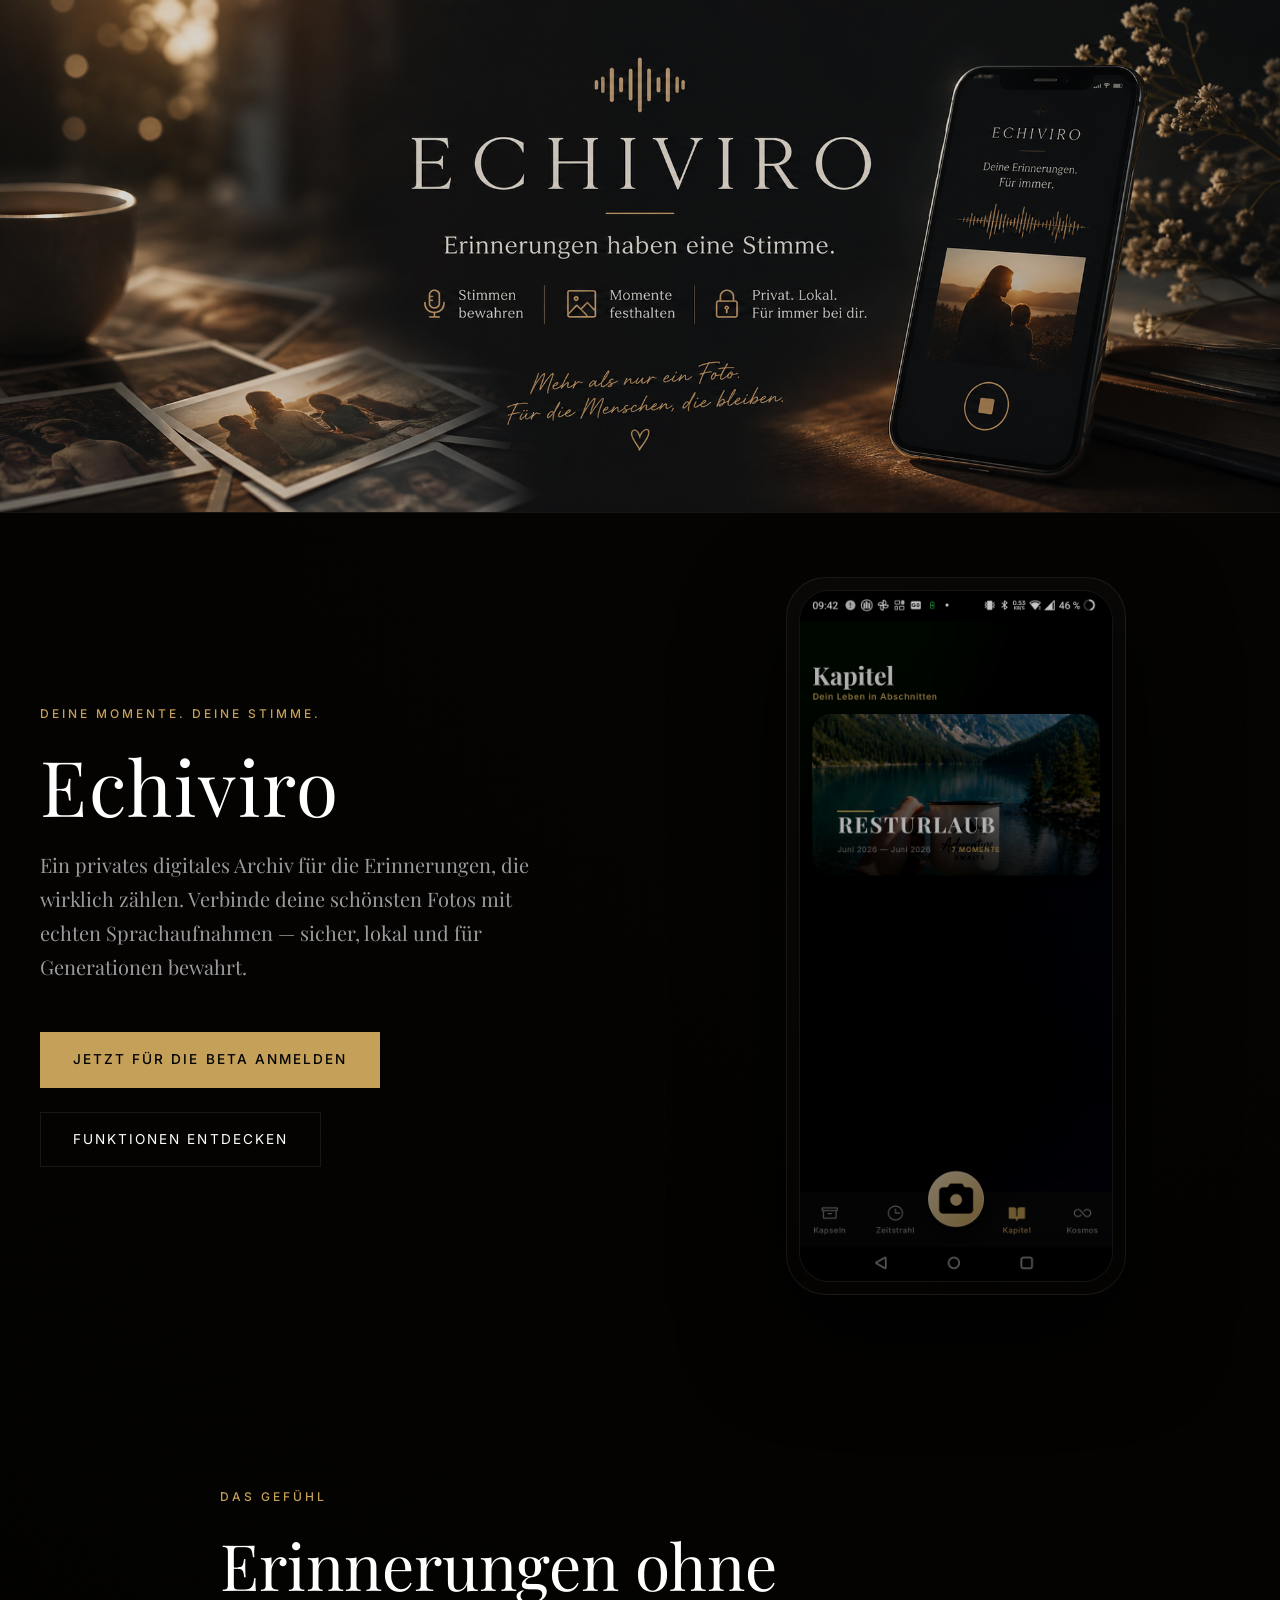
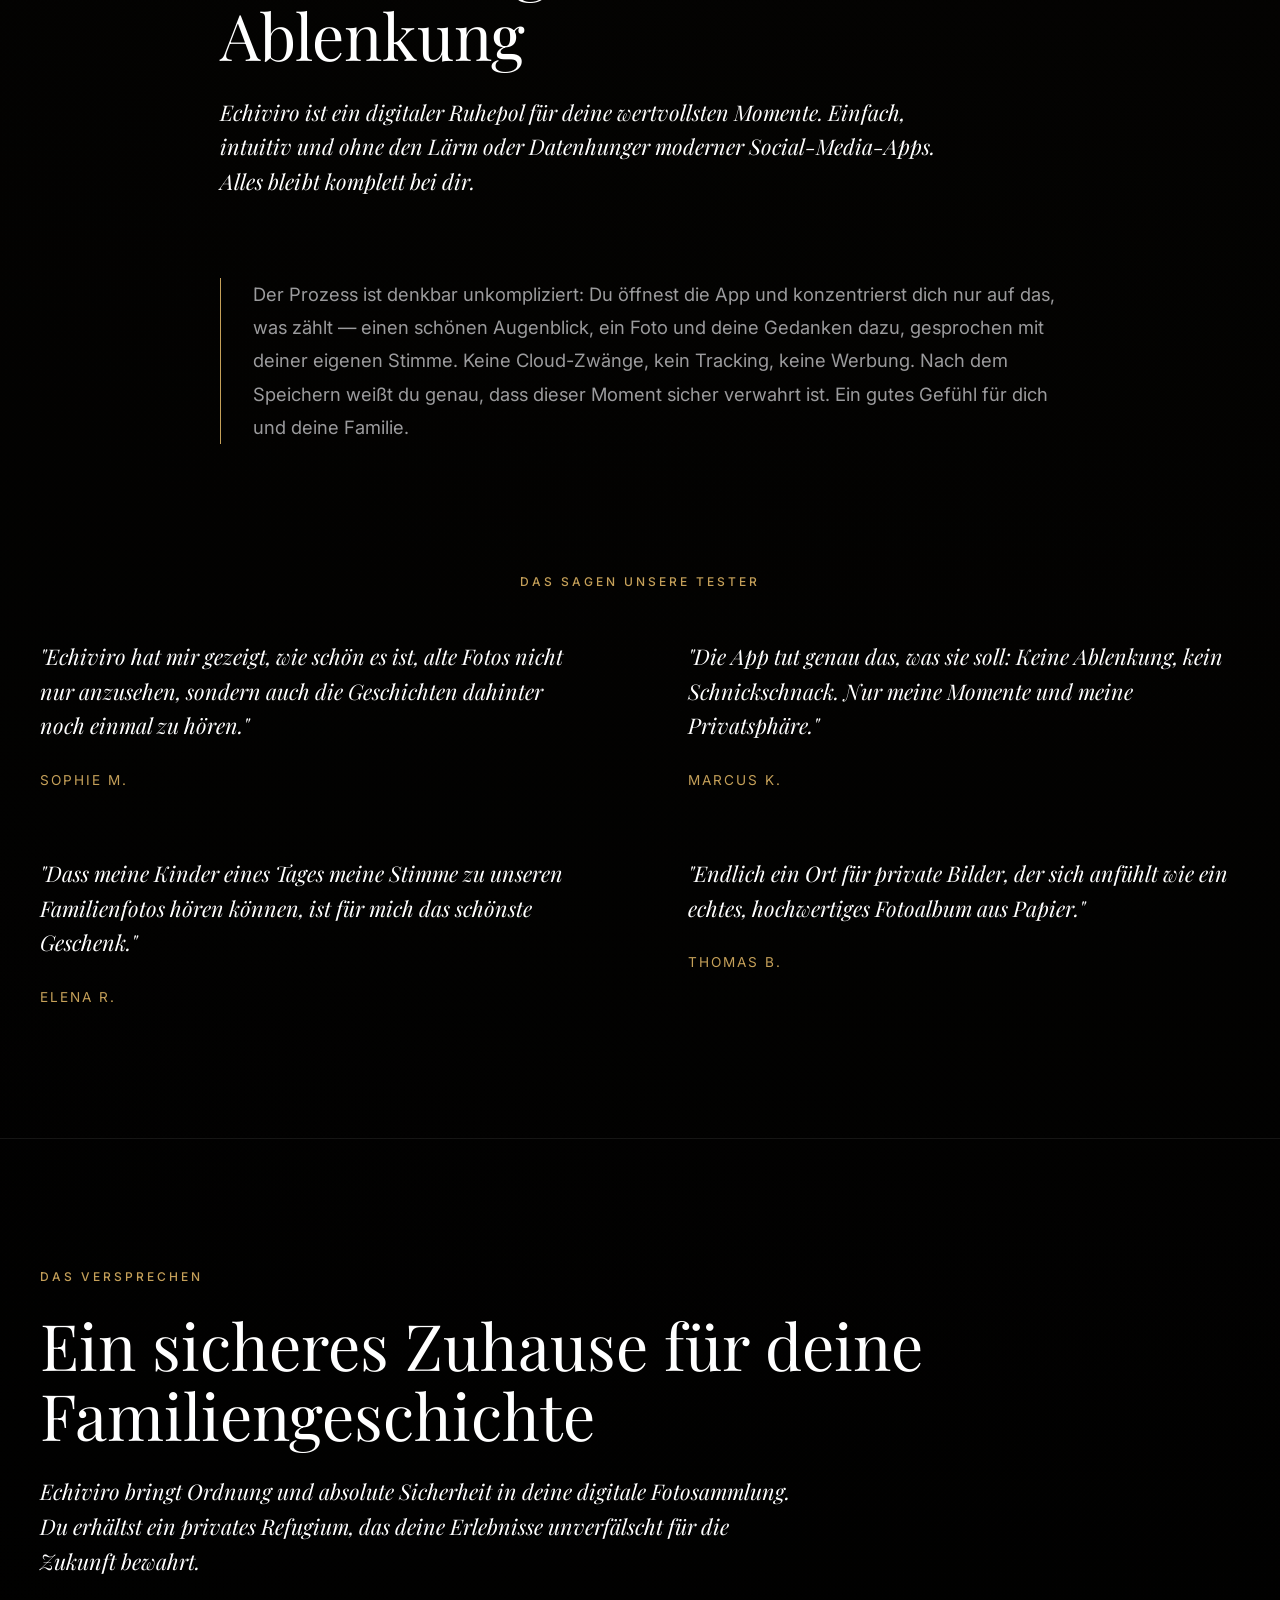
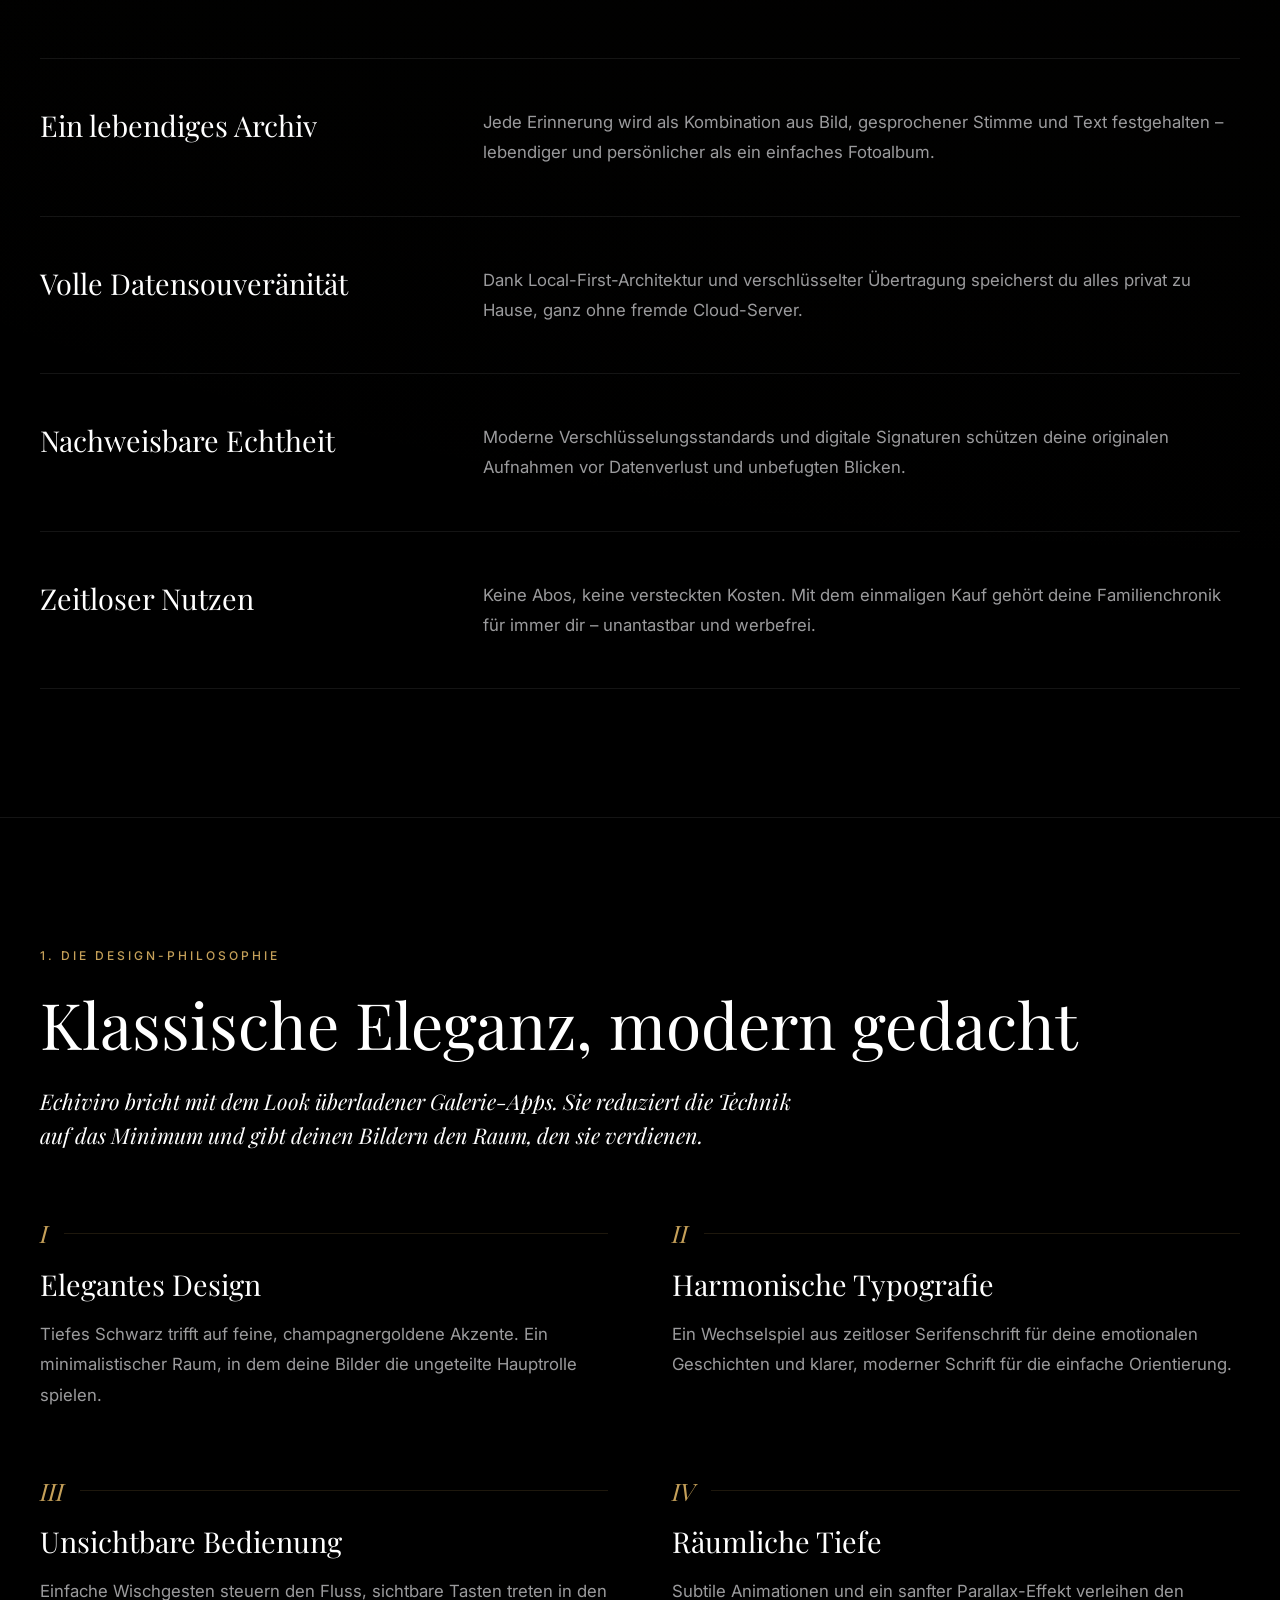
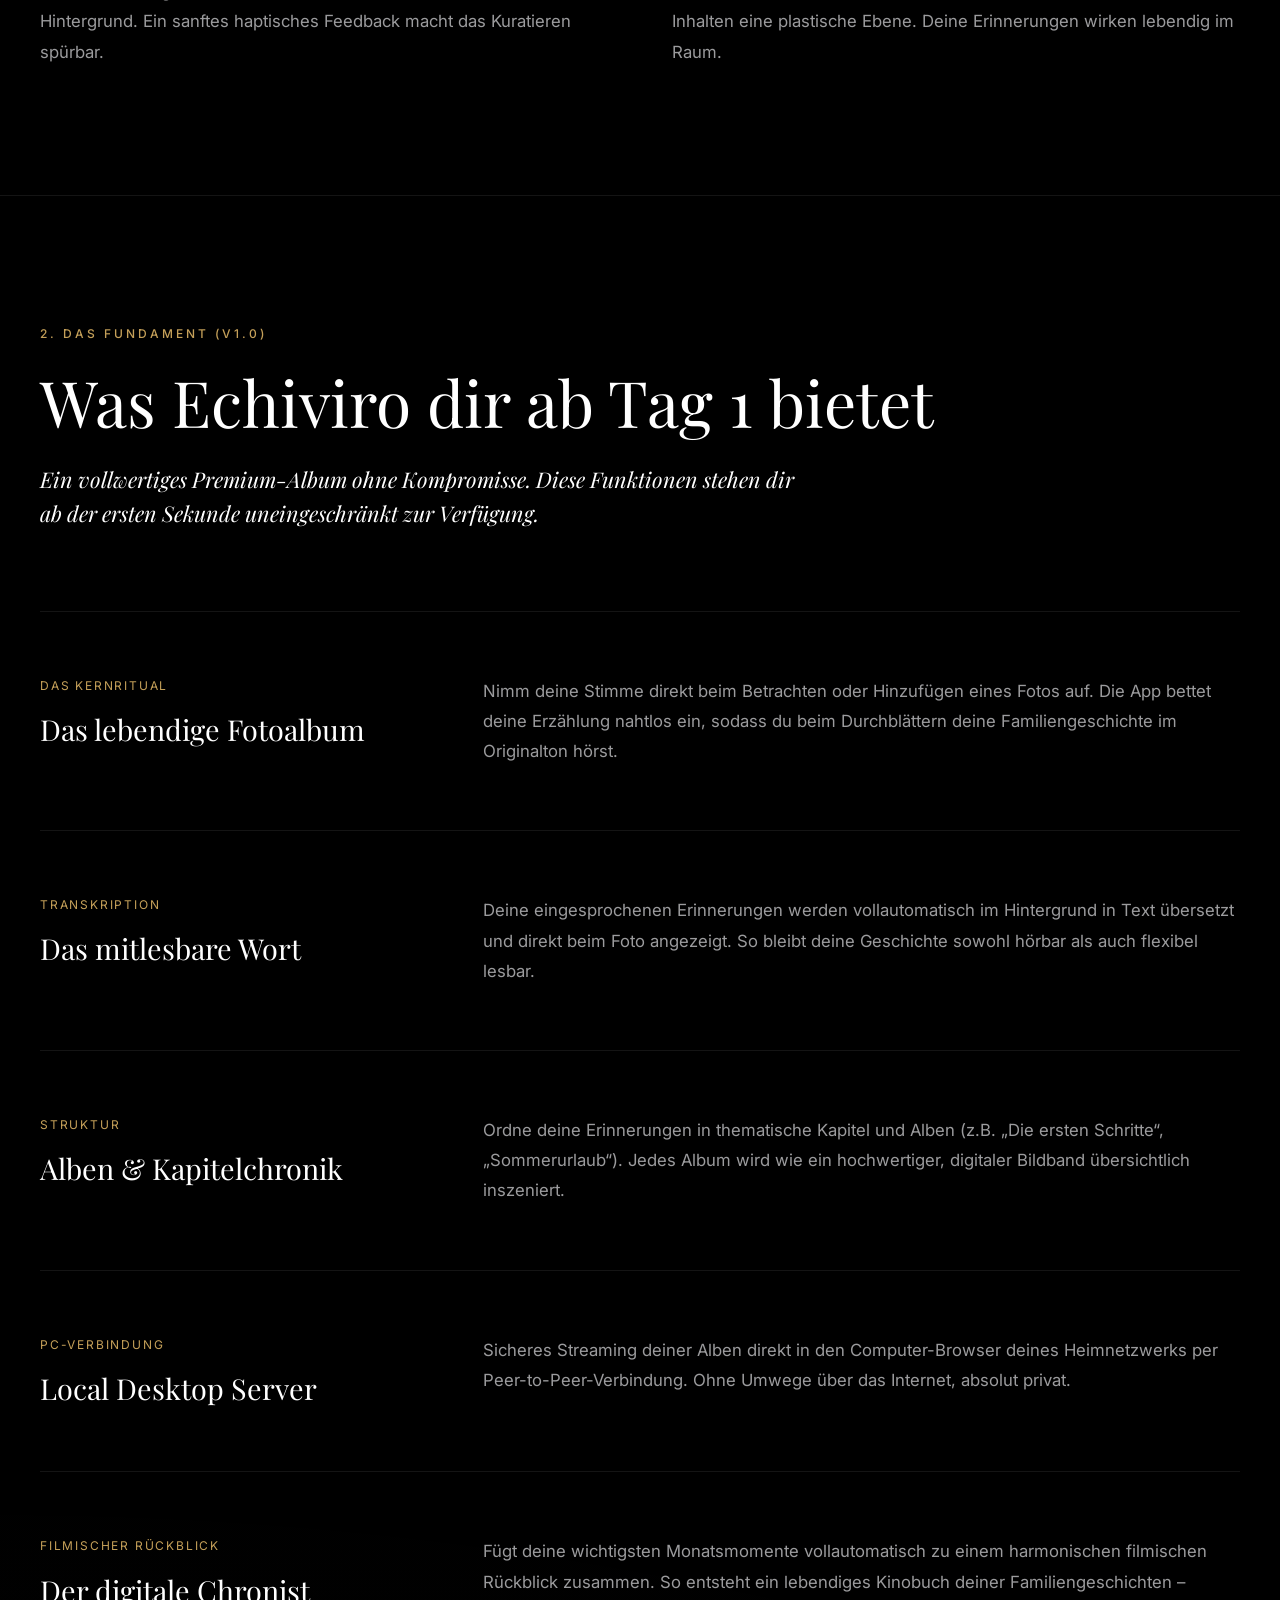
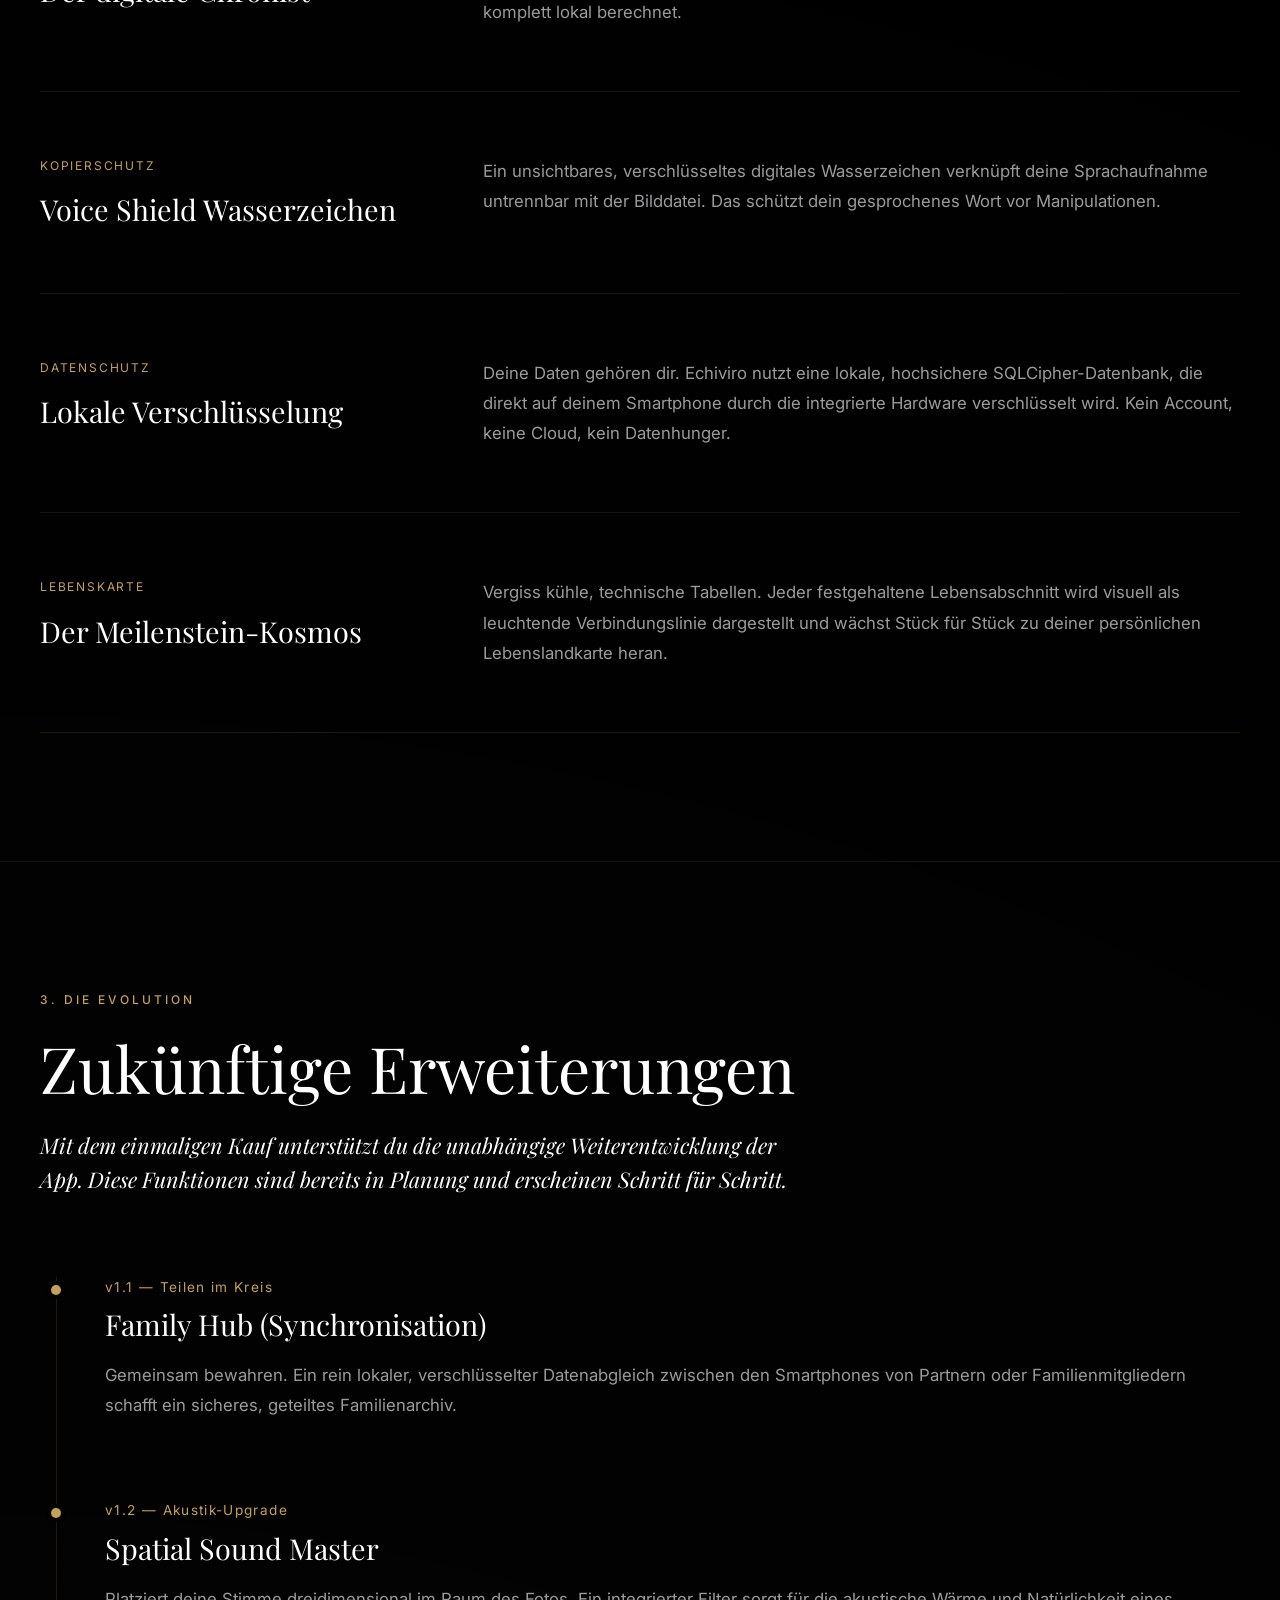
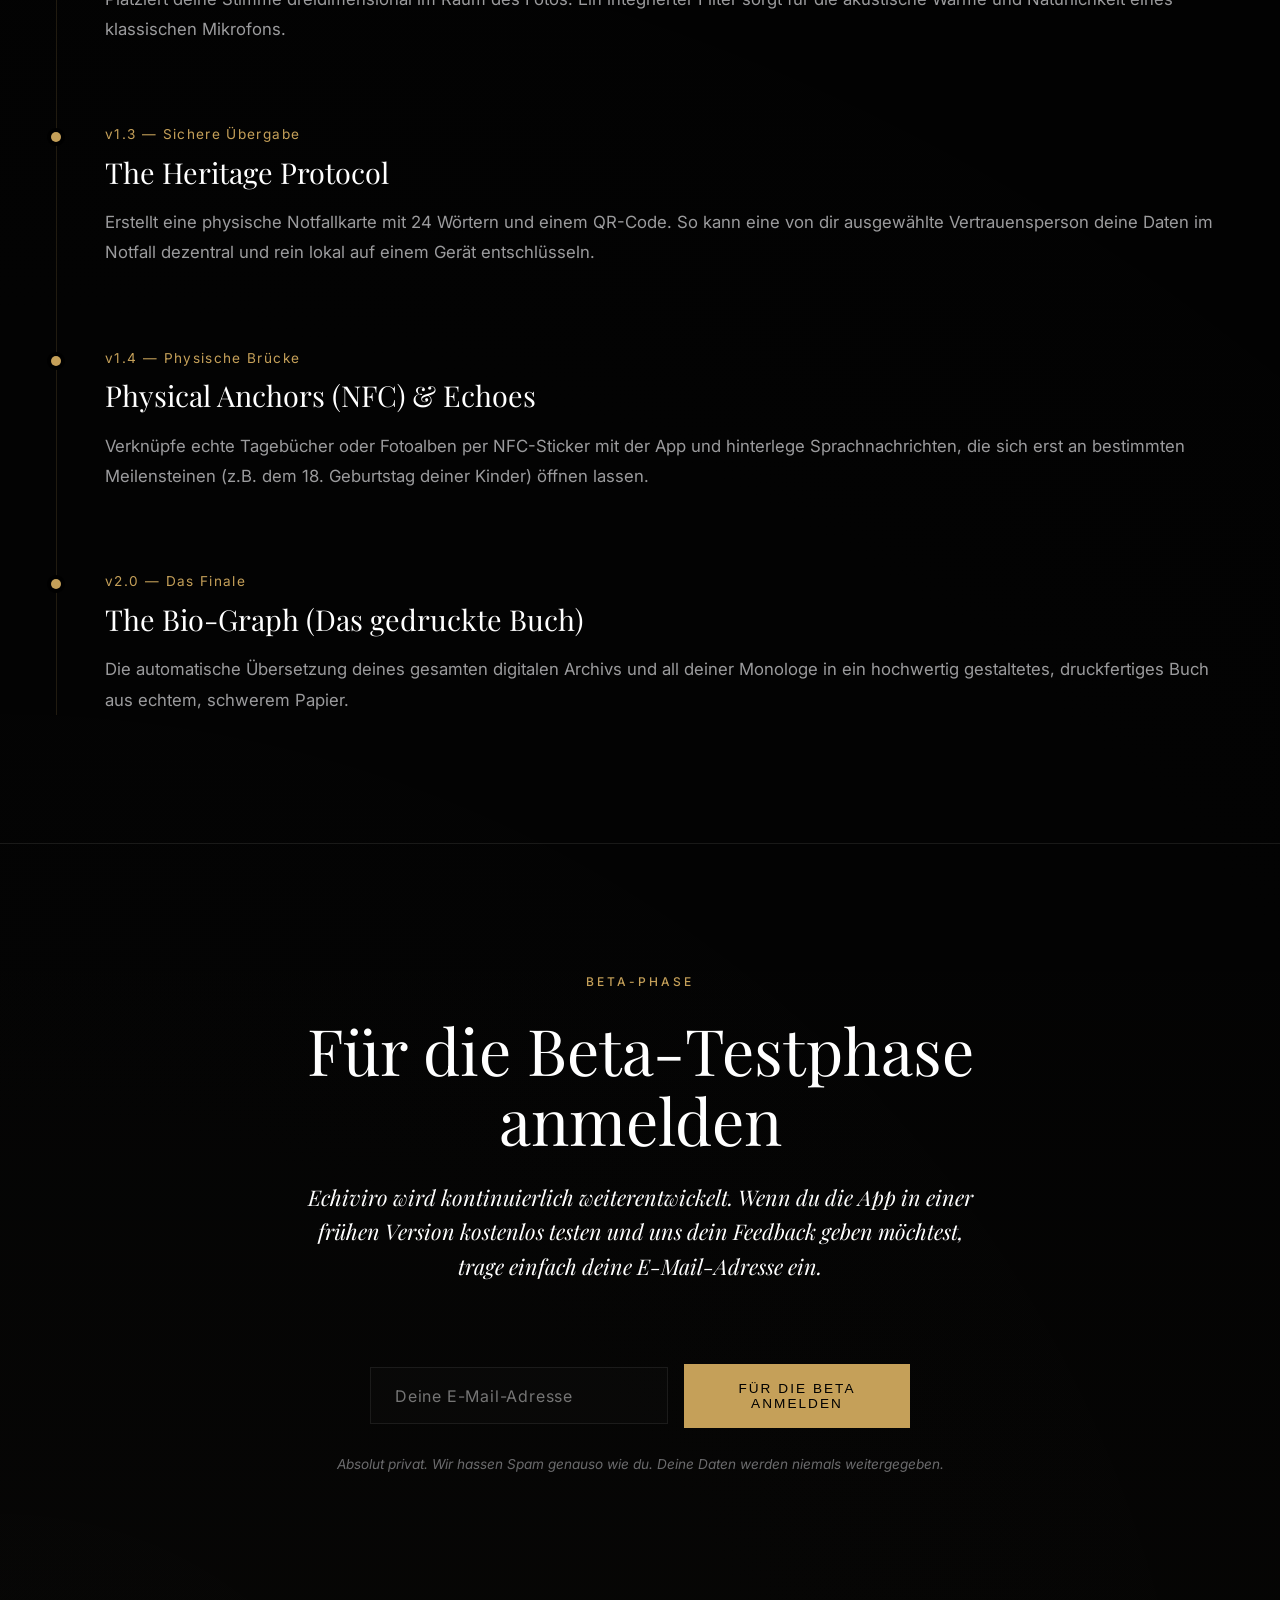
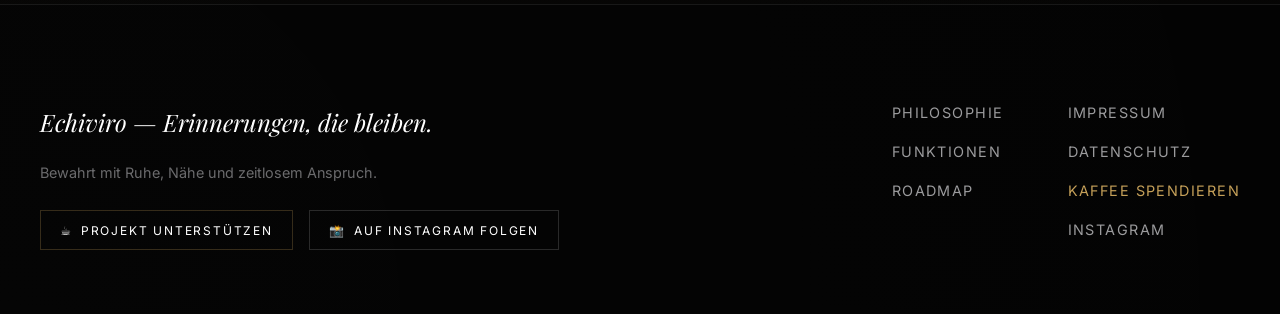
<file: index.html>
<!DOCTYPE html>
<html lang="de">
<head>
    <meta charset="UTF-8">
    <meta name="viewport" content="width=device-width, initial-scale=1.0">
    <meta name="robots" content="index, follow">
<meta name="author" content="Echiviro">
<meta name="keywords" content="digitales Fotoalbum, privates Archiv, Local-first App, Sprachaufnahmen Fotos, Familienerinnerungen sicher speichern">
<meta property="og:type" content="website">
<meta property="og:url" content="https://testbug90.github.io/Echiviro/">
<meta property="og:title" content="Echiviro — Das lebendige Erinnerungsarchiv">
<meta property="og:description" content="Verbinde deine schönsten Fotos mit echten Sprachaufnahmen. 100% lokal, sicher und privat auf deinem Smartphone.">
<meta property="og:image" content="https://testbug90.github.io/Echiviro/Header.png">
    <title>Echiviro — Das lebendige Erinnerungsarchiv</title>
    <meta name="description" content="Echiviro ist dein privates digitales Fotoalbum mit echter Stimme. Edel gestaltet, lokal gespeichert und absolut sicher vor fremden Blicken.">
    <link rel="preconnect" href="https://fonts.googleapis.com">
    <link rel="preconnect" href="https://fonts.gstatic.com" crossorigin>
    <link href="https://fonts.googleapis.com/css2?family=Inter:wght@300;400;500;600&family=Playfair+Display:ital,wght@0,400;0,500;1,400&display=swap" rel="stylesheet">
    <link rel="stylesheet" href="styles.css">
    
</head>
<body>
    <div class="page-shell">
        <div class="header-banner">
            <img src="Header.png" alt="Echiviro Header Visual" class="header-banner-image">
        </div>
        
        <header class="hero" id="top">
            <div class="hero-layer"></div>
            <div class="container hero-container">
                <div class="hero-copy">
                    <span class="eyebrow">Deine Momente. Deine Stimme.</span>
                    <h1>Echiviro</h1>
                    <p class="hero-text">Ein privates digitales Archiv für die Erinnerungen, die wirklich zählen. Verbinde deine schönsten Fotos mit echten Sprachaufnahmen — sicher, lokal und für Generationen bewahrt.</p>
                    <div class="hero-actions">
                        <a class="button button-primary" href="#anmeldung">Jetzt für die Beta anmelden</a>
                        <a class="button button-secondary" href="#bausteine">Funktionen entdecken</a>
                    </div>
                </div>
                <div class="hero-visual">
                    <div class="phone-frame">
                        <div class="phone-screen">
                            <div class="screen-slide screen-one active"></div>
                            <div class="screen-slide screen-two"></div>
                            <div class="screen-slide screen-three"></div>
                            <div class="screen-slide screen-four"></div>
                            <div class="screen-slide screen-five"></div>
                            <div class="screen-slide screen-six"></div>
                        </div>
                    </div>
                </div>
            </div>
        </header>

        <main>
            <section class="section section-feel" id="demo">
                <div class="container small-container">
                    <span class="eyebrow">Das Gefühl</span>
                    <h2>Erinnerungen ohne Ablenkung</h2>
                    <p class="section-intro">Echiviro ist ein digitaler Ruhepol für deine wertvollsten Momente. Einfach, intuitiv und ohne den Lärm oder Datenhunger moderner Social-Media-Apps. Alles bleibt komplett bei dir.</p>
                    <div class="editorial-quote-block">
                        <p class="section-text">Der Prozess ist denkbar unkompliziert: Du öffnest die App und konzentrierst dich nur auf das, was zählt — einen schönen Augenblick, ein Foto und deine Gedanken dazu, gesprochen mit deiner eigenen Stimme. Keine Cloud-Zwänge, kein Tracking, keine Werbung. Nach dem Speichern weißt du genau, dass dieser Moment sicher verwahrt ist. Ein gutes Gefühl für dich und deine Familie.</p>
                    </div>
                </div>

                <div class="container voices-container">
                    <span class="eyebrow center-text">Das sagen unsere Tester</span>
                    <div class="voices-editorial-grid">
                        <blockquote class="voice-item">
                            <p class="voice-quote">"Echiviro hat mir gezeigt, wie schön es ist, alte Fotos nicht nur anzusehen, sondern auch die Geschichten dahinter noch einmal zu hören."</p>
                            <cite class="voice-author">Sophie M.</cite>
                        </blockquote>
                        <blockquote class="voice-item">
                            <p class="voice-quote">"Die App tut genau das, was sie soll: Keine Ablenkung, kein Schnickschnack. Nur meine Momente und meine Privatsphäre."</p>
                            <cite class="voice-author">Marcus K.</cite>
                        </blockquote>
                        <blockquote class="voice-item">
                            <p class="voice-quote">"Dass meine Kinder eines Tages meine Stimme zu unseren Familienfotos hören können, ist für mich das schönste Geschenk."</p>
                            <cite class="voice-author">Elena R.</cite>
                        </blockquote>
                        <blockquote class="voice-item">
                            <p class="voice-quote">"Endlich ein Ort für private Bilder, der sich anfühlt wie ein echtes, hochwertiges Fotoalbum aus Papier."</p>
                            <cite class="voice-author">Thomas B.</cite>
                        </blockquote>
                    </div>
                </div>
            </section>

            <section class="section section-offer line-top" id="bekommen">
                <div class="container">
                    <span class="eyebrow">Das Versprechen</span>
                    <h2>Ein sicheres Zuhause für deine Familiengeschichte</h2>
                    <p class="section-intro">Echiviro bringt Ordnung und absolute Sicherheit in deine digitale Fotosammlung. Du erhältst ein privates Refugium, das deine Erlebnisse unverfälscht für die Zukunft bewahrt.</p>
                    
                    <div class="editorial-list">
                        <div class="editorial-row">
                            <div class="editorial-cell title-cell"><h3>Ein lebendiges Archiv</h3></div>
                            <div class="editorial-cell desc-cell"><p>Jede Erinnerung wird als Kombination aus Bild, gesprochener Stimme und Text festgehalten – lebendiger und persönlicher als ein einfaches Fotoalbum.</p></div>
                        </div>
                        <div class="editorial-row">
                            <div class="editorial-cell title-cell"><h3>Volle Datensouveränität</h3></div>
                            <div class="editorial-cell desc-cell"><p>Dank Local-First-Architektur und verschlüsselter Übertragung speicherst du alles privat zu Hause, ganz ohne fremde Cloud-Server.</p></div>
                        </div>
                        <div class="editorial-row">
                            <div class="editorial-cell title-cell"><h3>Nachweisbare Echtheit</h3></div>
                            <div class="editorial-cell desc-cell"><p>Moderne Verschlüsselungsstandards und digitale Signaturen schützen deine originalen Aufnahmen vor Datenverlust und unbefugten Blicken.</p></div>
                        </div>
                        <div class="editorial-row">
                            <div class="editorial-cell title-cell"><h3>Zeitloser Nutzen</h3></div>
                            <div class="editorial-cell desc-cell"><p>Keine Abos, keine versteckten Kosten. Mit dem einmaligen Kauf gehört deine Familienchronik für immer dir – unantastbar und werbefrei.</p></div>
                        </div>
                    </div>
                </div>
            </section>

            <section class="section section-manifest line-top" id="manifest">
                <div class="container">
                    <span class="eyebrow">1. Die Design-Philosophie</span>
                    <h2>Klassische Eleganz, modern gedacht</h2>
                    <p class="section-intro">Echiviro bricht mit dem Look überladener Galerie-Apps. Sie reduziert die Technik auf das Minimum und gibt deinen Bildern den Raum, den sie verdienen.</p>

                    <div class="manifesto-editorial-grid">
                        <div class="manifesto-block">
                            <span class="block-number">I</span>
                            <h3>Elegantes Design</h3>
                            <p>Tiefes Schwarz trifft auf feine, champagnergoldene Akzente. Ein minimalistischer Raum, in dem deine Bilder die ungeteilte Hauptrolle spielen.</p>
                        </div>
                        <div class="manifesto-block">
                            <span class="block-number">II</span>
                            <h3>Harmonische Typografie</h3>
                            <p>Ein Wechselspiel aus zeitloser Serifenschrift für deine emotionalen Geschichten und klarer, moderner Schrift für die einfache Orientierung.</p>
                        </div>
                        <div class="manifesto-block">
                            <span class="block-number">III</span>
                            <h3>Unsichtbare Bedienung</h3>
                            <p>Einfache Wischgesten steuern den Fluss, sichtbare Tasten treten in den Hintergrund. Ein sanftes haptisches Feedback macht das Kuratieren spürbar.</p>
                        </div>
                        <div class="manifesto-block">
                            <span class="block-number">IV</span>
                            <h3>Räumliche Tiefe</h3>
                            <p>Subtile Animationen und ein sanfter Parallax-Effekt verleihen den Inhalten eine plastische Ebene. Deine Erinnerungen wirken lebendig im Raum.</p>
                        </div>
                    </div>
                </div>
            </section>

            <section class="section section-features line-top" id="bausteine">
                <div class="container">
                    <span class="eyebrow">2. Das Fundament (v1.0)</span>
                    <h2>Was Echiviro dir ab Tag 1 bietet</h2>
                    <p class="section-intro">Ein vollwertiges Premium-Album ohne Kompromisse. Diese Funktionen stehen dir ab der ersten Sekunde uneingeschränkt zur Verfügung.</p>

                    <div class="features-editorial-list">
                        <div class="feature-strip">
                            <div class="feature-strip-meta">
                                <span class="feature-strip-label">Das Kernritual</span>
                                <h3>Das lebendige Fotoalbum</h3>
                            </div>
                            <div class="feature-strip-content">
                                <p>Nimm deine Stimme direkt beim Betrachten oder Hinzufügen eines Fotos auf. Die App bettet deine Erzählung nahtlos ein, sodass du beim Durchblättern deine Familiengeschichte im Originalton hörst.</p>
                            </div>
                        </div>

                        <div class="feature-strip">
                            <div class="feature-strip-meta">
                                <span class="feature-strip-label">Transkription</span>
                                <h3>Das mitlesbare Wort</h3>
                            </div>
                            <div class="feature-strip-content">
                                <p>Deine eingesprochenen Erinnerungen werden vollautomatisch im Hintergrund in Text übersetzt und direkt beim Foto angezeigt. So bleibt deine Geschichte sowohl hörbar als auch flexibel lesbar.</p>
                            </div>
                        </div>

                        <div class="feature-strip">
                            <div class="feature-strip-meta">
                                <span class="feature-strip-label">Struktur</span>
                                <h3>Alben & Kapitelchronik</h3>
                            </div>
                            <div class="feature-strip-content">
                                <p>Ordne deine Erinnerungen in thematische Kapitel und Alben (z.B. „Die ersten Schritte“, „Sommerurlaub“). Jedes Album wird wie ein hochwertiger, digitaler Bildband übersichtlich inszeniert.</p>
                            </div>
                        </div>

                        <div class="feature-strip">
                            <div class="feature-strip-meta">
                                <span class="feature-strip-label">PC-Verbindung</span>
                                <h3>Local Desktop Server</h3>
                            </div>
                            <div class="feature-strip-content">
                                <p>Sicheres Streaming deiner Alben direkt in den Computer-Browser deines Heimnetzwerks per Peer-to-Peer-Verbindung. Ohne Umwege über das Internet, absolut privat.</p>
                            </div>
                        </div>

                        <div class="feature-strip">
                            <div class="feature-strip-meta">
                                <span class="feature-strip-label">Filmischer Rückblick</span>
                                <h3>Der digitale Chronist</h3>
                            </div>
                            <div class="feature-strip-content">
                                <p>Fügt deine wichtigsten Monatsmomente vollautomatisch zu einem harmonischen filmischen Rückblick zusammen. So entsteht ein lebendiges Kinobuch deiner Familiengeschichten – komplett lokal berechnet.</p>
                            </div>
                        </div>

                        <div class="feature-strip">
                            <div class="feature-strip-meta">
                                <span class="feature-strip-label">Kopierschutz</span>
                                <h3>Voice Shield Wasserzeichen</h3>
                            </div>
                            <div class="feature-strip-content">
                                <p>Ein unsichtbares, verschlüsseltes digitales Wasserzeichen verknüpft deine Sprachaufnahme untrennbar mit der Bilddatei. Das schützt dein gesprochenes Wort vor Manipulationen.</p>
                            </div>
                        </div>

                        <div class="feature-strip">
                            <div class="feature-strip-meta">
                                <span class="feature-strip-label">Datenschutz</span>
                                <h3>Lokale Verschlüsselung</h3>
                            </div>
                            <div class="feature-strip-content">
                                <p>Deine Daten gehören dir. Echiviro nutzt eine lokale, hochsichere SQLCipher-Datenbank, die direkt auf deinem Smartphone durch die integrierte Hardware verschlüsselt wird. Kein Account, keine Cloud, kein Datenhunger.</p>
                            </div>
                        </div>

                        <div class="feature-strip highlight-strip">
                            <div class="feature-strip-meta">
                                <span class="feature-strip-label">Lebenskarte</span>
                                <h3>Der Meilenstein-Kosmos</h3>
                            </div>
                            <div class="feature-strip-content">
                                <p>Vergiss kühle, technische Tabellen. Jeder festgehaltene Lebensabschnitt wird visuell als leuchtende Verbindungslinie dargestellt und wächst Stück für Stück zu deiner persönlichen Lebenslandkarte heran.</p>
                            </div>
                        </div>
                    </div>
                </div>
            </section>

            <section class="section section-roadmap line-top" id="zukunft">
                <div class="container">
                    <span class="eyebrow">3. Die Evolution</span>
                    <h2>Zukünftige Erweiterungen</h2>
                    <p class="section-intro">Mit dem einmaligen Kauf unterstützt du die unabhängige Weiterentwicklung der App. Diese Funktionen sind bereits in Planung und erscheinen Schritt für Schritt.</p>

                    <div class="roadmap-timeline">
                        <div class="timeline-node">
                            <div class="node-meta">
                                <span class="node-version">v1.1 — Teilen im Kreis</span>
                                <h3 class="node-title">Family Hub (Synchronisation)</h3>
                            </div>
                            <div class="node-body">
                                <p>Gemeinsam bewahren. Ein rein lokaler, verschlüsselter Datenabgleich zwischen den Smartphones von Partnern oder Familienmitgliedern schafft ein sicheres, geteiltes Familienarchiv.</p>
                            </div>
                        </div>

                        <div class="timeline-node">
                            <div class="node-meta">
                                <span class="node-version">v1.2 — Akustik-Upgrade</span>
                                <h3 class="node-title">Spatial Sound Master</h3>
                            </div>
                            <div class="node-body">
                                <p>Platziert deine Stimme dreidimensional im Raum des Fotos. Ein integrierter Filter sorgt für die akustische Wärme und Natürlichkeit eines klassischen Mikrofons.</p>
                            </div>
                        </div>

                        <div class="timeline-node">
                            <div class="node-meta">
                                <span class="node-version">v1.3 — Sichere Übergabe</span>
                                <h3 class="node-title">The Heritage Protocol</h3>
                            </div>
                            <div class="node-body">
                                <p>Erstellt eine physische Notfallkarte mit 24 Wörtern und einem QR-Code. So kann eine von dir ausgewählte Vertrauensperson deine Daten im Notfall dezentral und rein lokal auf einem Gerät entschlüsseln.</p>
                            </div>
                        </div>

                        <div class="timeline-node">
                            <div class="node-meta">
                                <span class="node-version">v1.4 — Physische Brücke</span>
                                <h3 class="node-title">Physical Anchors (NFC) & Echoes</h3>
                            </div>
                            <div class="node-body">
                                <p>Verknüpfe echte Tagebücher oder Fotoalben per NFC-Sticker mit der App und hinterlege Sprachnachrichten, die sich erst an bestimmten Meilensteinen (z.B. dem 18. Geburtstag deiner Kinder) öffnen lassen.</p>
                            </div>
                        </div>

                        <div class="timeline-node">
                            <div class="node-meta">
                                <span class="node-version">v2.0 — Das Finale</span>
                                <h3 class="node-title">The Bio-Graph (Das gedruckte Buch)</h3>
                            </div>
                            <div class="node-body">
                                <p>Die automatische Übersetzung deines gesamten digitalen Archivs und all deiner Monologe in ein hochwertig gestaltetes, druckfertiges Buch aus echtem, schwerem Papier.</p>
                            </div>
                        </div>
                    </div>
                </div>
            </section>

            <section class="section section-beta line-top" id="anmeldung">
                <div class="container small-container center-text">
                    <span class="eyebrow">Beta-Phase</span>
                    <h2>Für die Beta-Testphase anmelden</h2>
                    <p class="section-intro" id="betaIntro" style="margin-left: auto; margin-right: auto; max-width: 680px;">
                        Echiviro wird kontinuierlich weiterentwickelt. Wenn du die App in einer frühen Version kostenlos testen und uns dein Feedback geben möchtest, trage einfach deine E-Mail-Adresse ein.
                    </p>
                    
                    <form action="https://formspree.io/f/maqgyqeb" method="POST" class="beta-form" id="betaForm">
                        <input type="email" name="email" placeholder="Deine E-Mail-Adresse" required class="beta-input">
                        <button type="submit" class="button button-primary">Für die Beta anmelden</button>
                    </form>

                    <div id="betaSuccess" class="beta-success-message" style="display: none;">
                        <p class="font-serif" style="font-size: 2rem; color: var(--accent); font-style: italic; margin-bottom: 1rem;">Vielen Dank!</p>
                        <p style="color: var(--text-secondary); max-width: 500px; margin: 0 auto;">Wir haben deine E-Mail-Adresse eingetragen. Sobald die nächste Testversion für Smartphones bereitsteht, senden wir dir eine Einladung.</p>
                    </div>
                    
                    <p id="betaNote" style="font-size: 0.85rem; color: var(--text-muted); margin-top: 1.5rem; font-style: italic;">
                        Absolut privat. Wir hassen Spam genauso wie du. Deine Daten werden niemals weitergegeben.
                    </p>
                </div>
            </section>
        </main>

        <footer class="footer line-top">
            <div class="container footer-content">
                <div class="footer-branding">
                    <p class="footer-motto">Echiviro — Erinnerungen, die bleiben.</p>
                    <p class="footer-subtext">Bewahrt mit Ruhe, Nähe und zeitlosem Anspruch.</p>
                    
                    <div style="margin-top: 1.5rem; display: flex; gap: 1rem; flex-wrap: wrap;">
                        <a href="https://www.buymeacoffee.com/echiviro.memories" target="_blank" rel="noopener" class="button button-secondary" style="padding: 0.6rem 1.2rem; font-size: 0.75rem; display: inline-flex; align-items: center; gap: 0.5rem; border-color: rgba(197, 160, 89, 0.25);">
                            <span>☕</span> Projekt unterstützen
                        </a>
                        <a href="https://www.instagram.com/echiviro.voices" target="_blank" rel="noopener" class="button button-secondary" style="padding: 0.6rem 1.2rem; font-size: 0.75rem; display: inline-flex; align-items: center; gap: 0.5rem; border-color: rgba(255, 255, 255, 0.15);">
                            <span>📸</span> Auf Instagram folgen
                        </a>
                    </div>
                </div>
                <div class="footer-links">
                    <div class="footer-link-group">
                        <a href="#manifest">Philosophie</a>
                        <a href="#bausteine">Funktionen</a>
                        <a href="#zukunft">Roadmap</a>
                    </div>
                    <div class="footer-link-group">
                        <a href="impressum.html">Impressum</a>
                        <a href="datenschutz.html">Datenschutz</a>
                        <a href="https://www.buymeacoffee.com/echiviro.memories" target="_blank" rel="noopener" style="color: var(--accent);">Kaffee spendieren</a>
                        <a href="https://www.instagram.com/echiviro.voices" target="_blank" rel="noopener">Instagram</a>
                    </div>
                </div>
            </div>
        </footer>
    </div>

    <script src="script.js"></script>
</body>
</html>
</file>
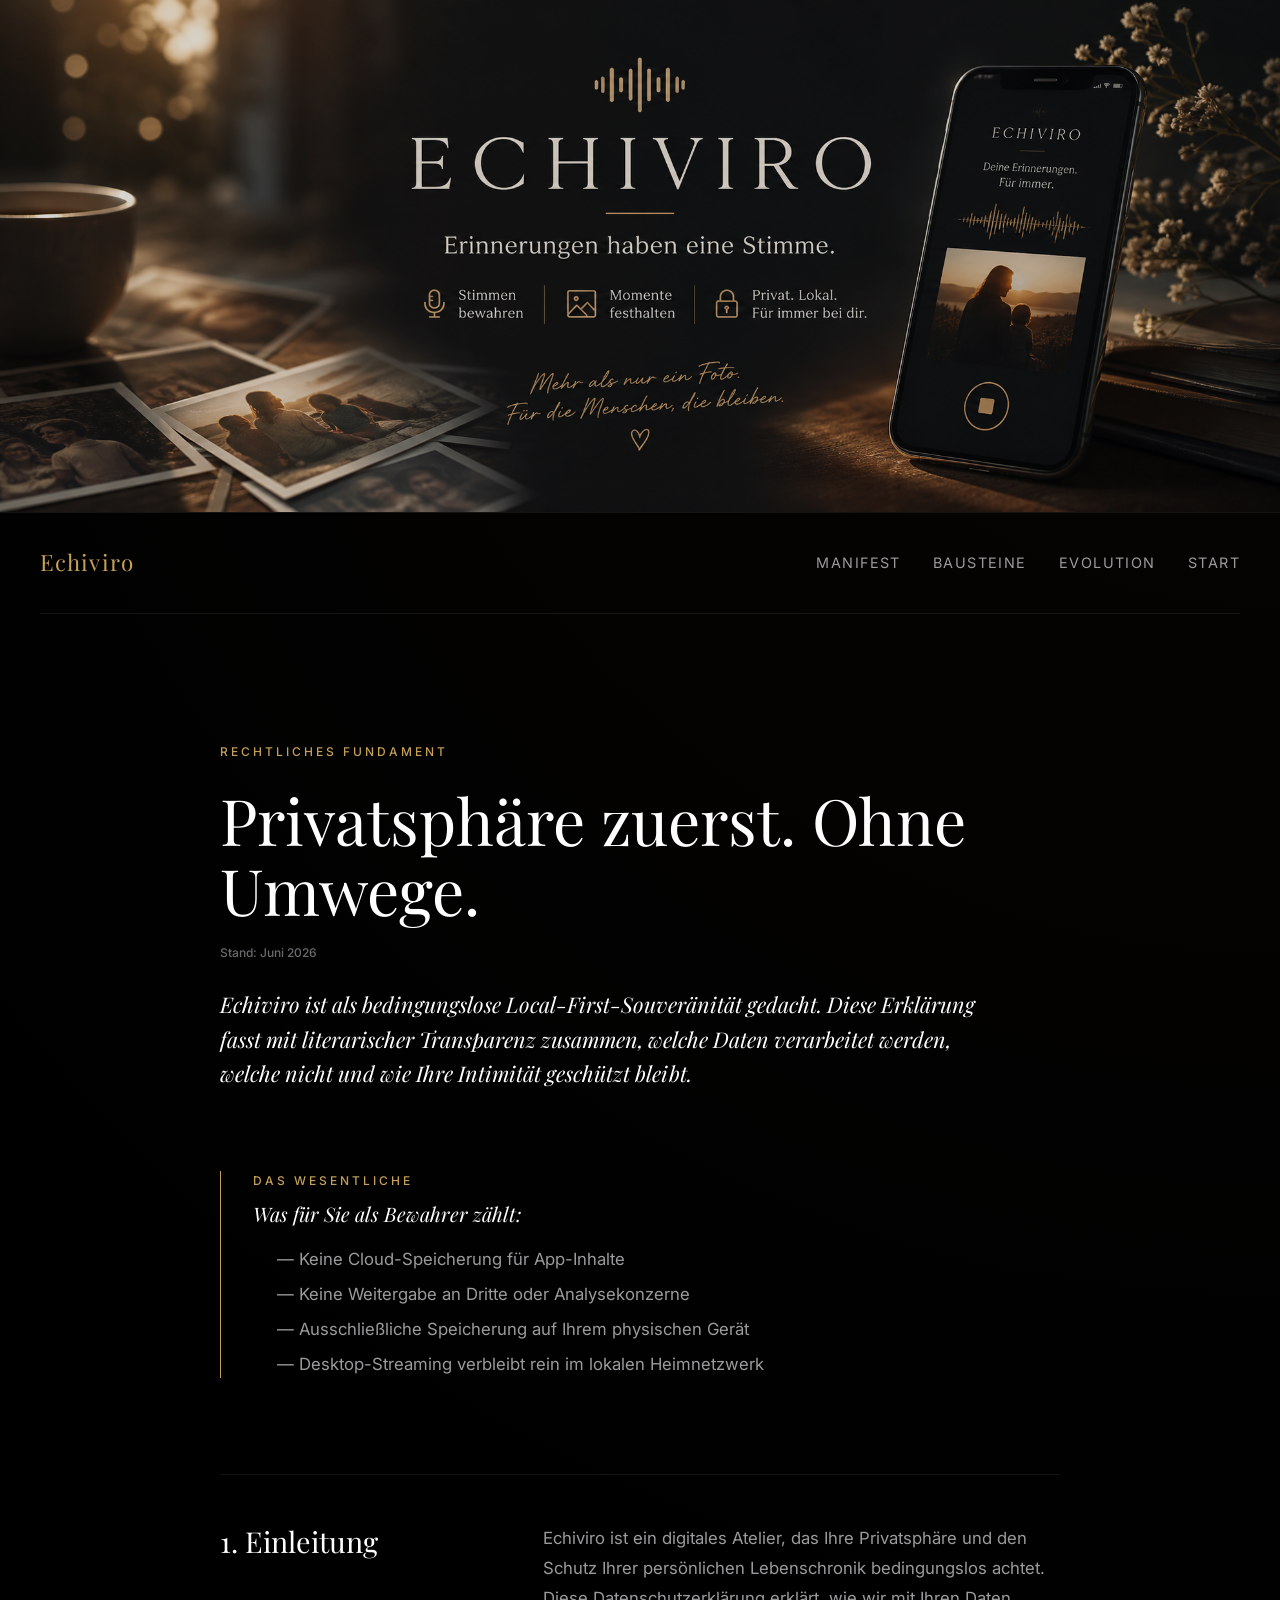
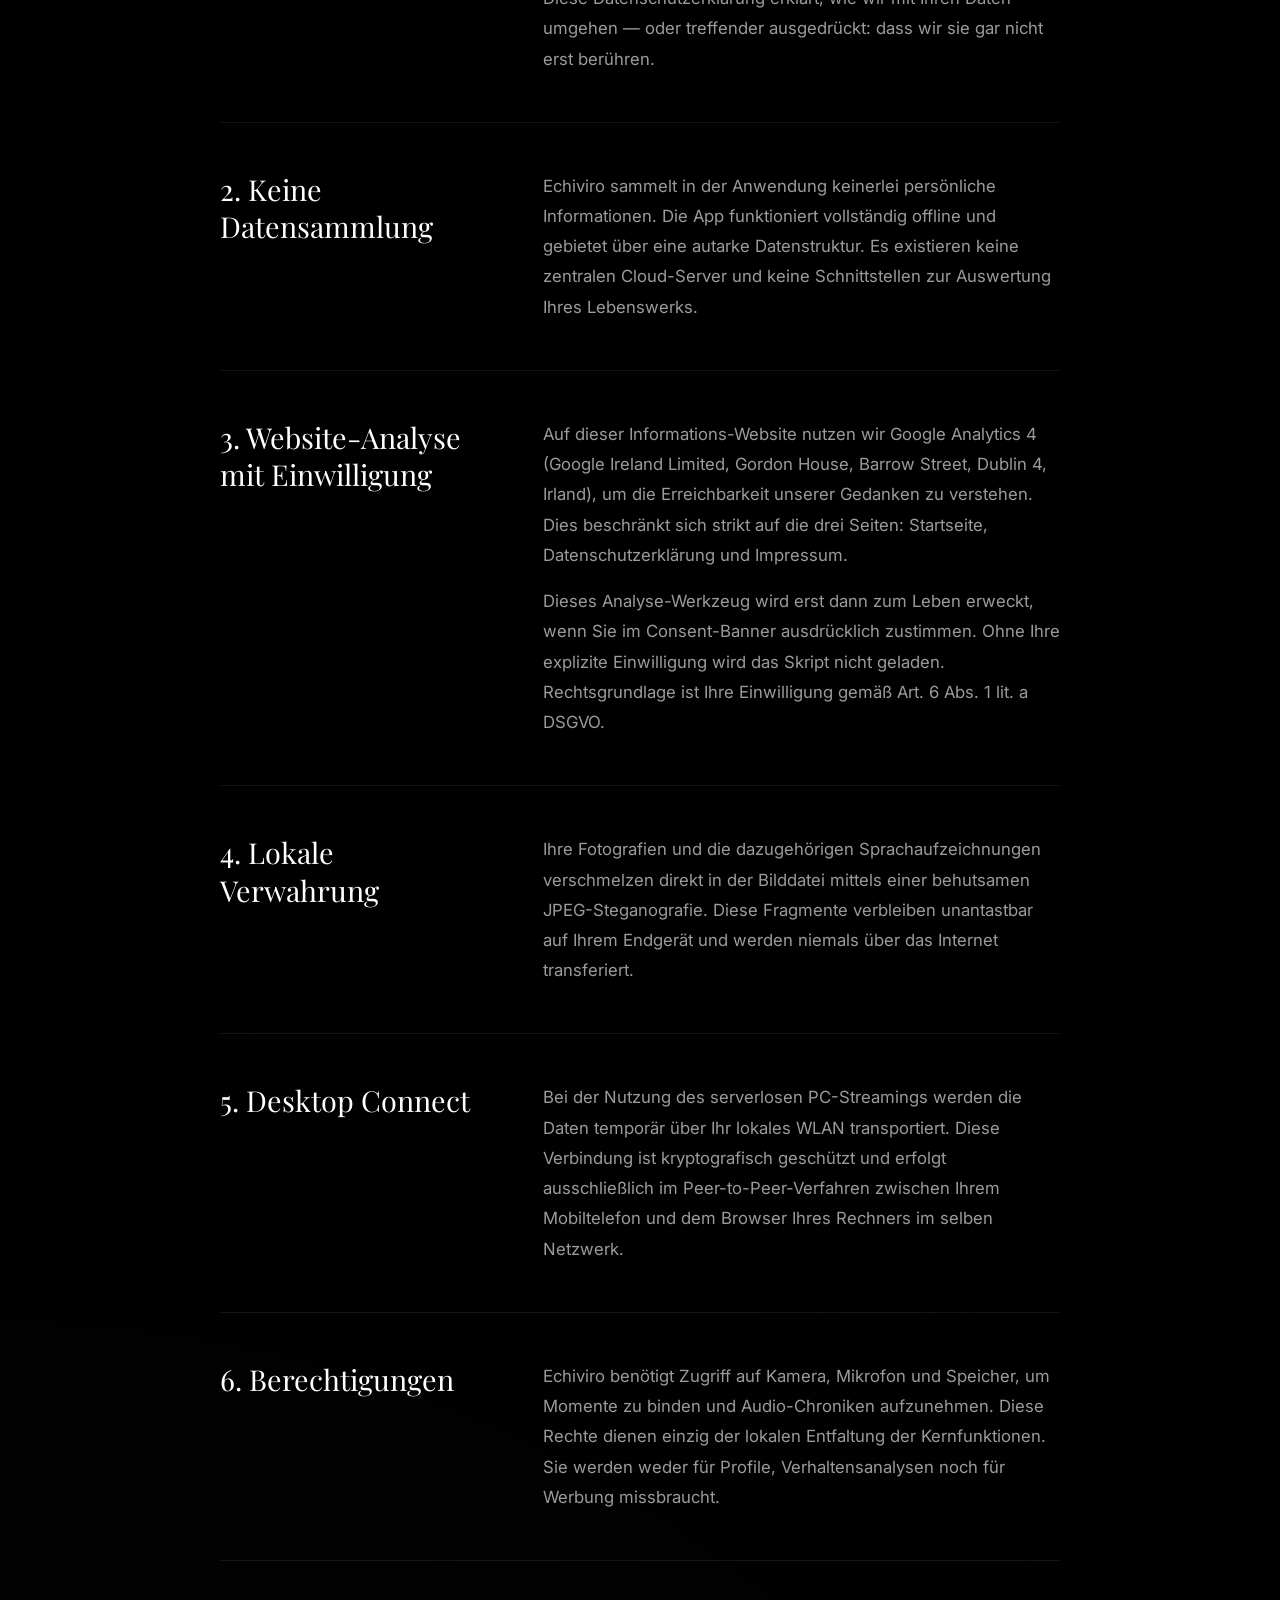
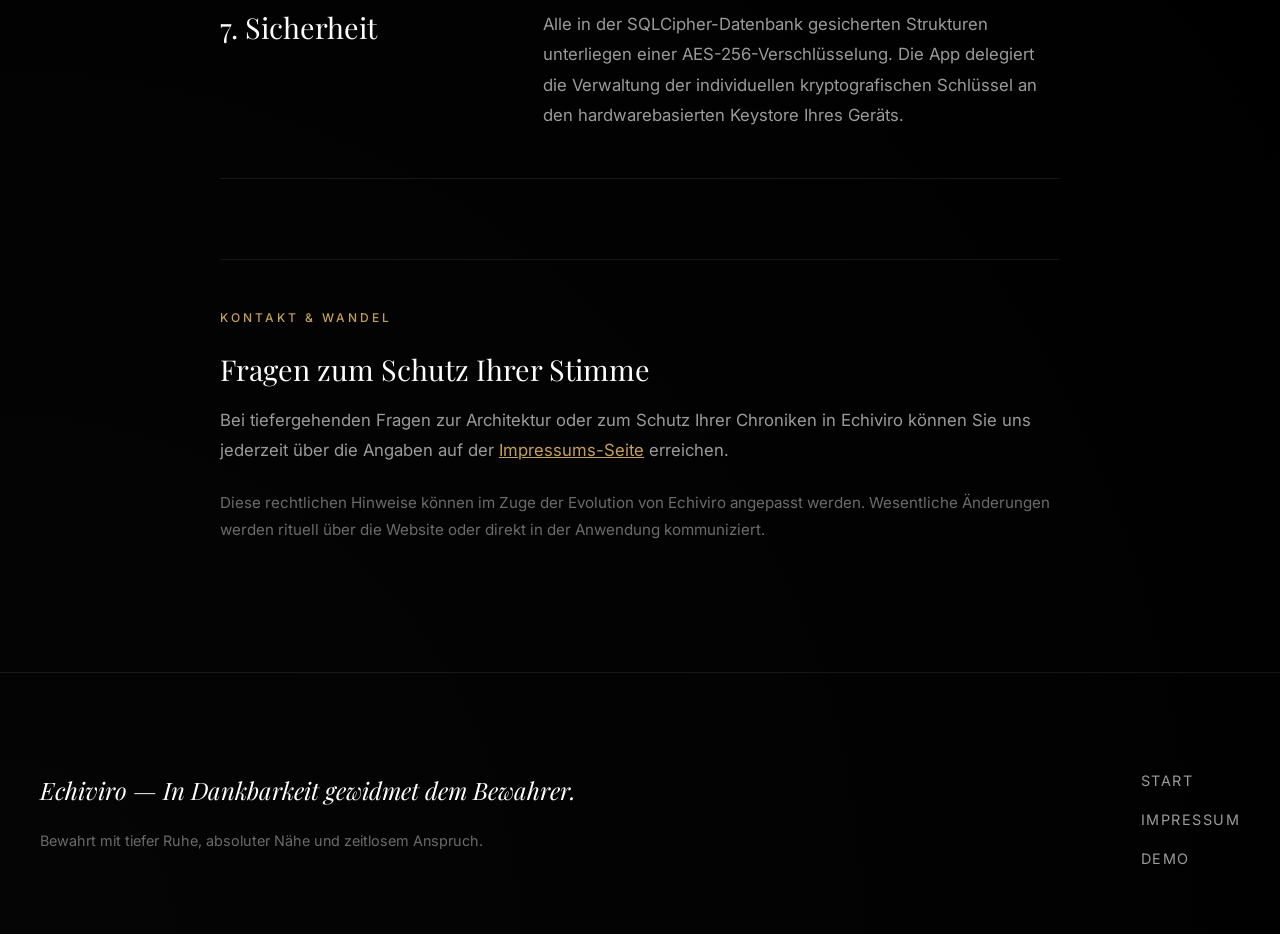
<file: datenschutz.html>
<!DOCTYPE html>
<html lang="de">
<head>
    <meta charset="UTF-8">
    <meta name="viewport" content="width=device-width, initial-scale=1.0">
    <title>Datenschutzerklärung — Echiviro</title>
    <meta name="description" content="Datenschutzerklärung für Echiviro - Local-first, privat und transparent.">
    <link rel="preconnect" href="https://fonts.googleapis.com">
    <link rel="preconnect" href="https://fonts.gstatic.com" crossorigin>
    <link href="https://fonts.googleapis.com/css2?family=Inter:wght@300;400;500;600&family=Playfair+Display:ital,wght@0,400;0,500;1,400&display=swap" rel="stylesheet">
    <link rel="stylesheet" href="styles.css">
</head>
<body>
    <div class="page-shell">
        <div class="header-banner">
            <img src="Header.png" alt="Echiviro Header Visual" class="header-banner-image">
        </div>

        <div class="container">
            <nav class="footer-links" style="padding: 2rem 0; justify-content: space-between; align-items: center; border-bottom: 1px solid var(--line-color);">
                <a class="font-serif" href="index.html" style="font-size: 1.4rem; letter-spacing: 0.05em; color: var(--accent);">Echiviro</a>
                <div class="footer-link-group" style="flex-direction: row; gap: 2rem;">
                    <a href="index.html#manifest">Manifest</a>
                    <a href="index.html#bausteine">Bausteine</a>
                    <a href="index.html#zukunft">Evolution</a>
                    <a href="index.html">Start</a>
                </div>
            </nav>
        </div>

        <main>
            <section class="section">
                <div class="container small-container">
                    <span class="eyebrow">Rechtliches Fundament</span>
                    <h2>Privatsphäre zuerst. Ohne Umwege.</h2>
                    <p class="eyebrow" style="margin-top: -0.5rem; color: var(--text-muted); text-transform: none; letter-spacing: normal;">Stand: Juni 2026</p>
                    
                    <p class="section-intro">
                        Echiviro ist als bedingungslose Local-First-Souveränität gedacht. Diese Erklärung fasst mit literarischer Transparenz zusammen, welche Daten verarbeitet werden, welche nicht und wie Ihre Intimität geschützt bleibt.
                    </p>

                    <div class="editorial-quote-block">
                        <span class="eyebrow" style="margin-bottom: 0.5rem;">Das Wesentliche</span>
                        <p style="font-family: var(--font-serif); font-style: italic; font-size: 1.25rem; color: var(--text-primary); line-height: 1.6; margin-bottom: 1rem;">
                            Was für Sie als Bewahrer zählt:
                        </p>
                        <ul style="list-style: none; color: var(--text-secondary); font-size: 1.05rem; padding-left: 0;">
                            <li style="margin-bottom: 0.5rem; position: relative; padding-left: 1.5rem;">— Keine Cloud-Speicherung für App-Inhalte</li>
                            <li style="margin-bottom: 0.5rem; position: relative; padding-left: 1.5rem;">— Keine Weitergabe an Dritte oder Analysekonzerne</li>
                            <li style="margin-bottom: 0.5rem; position: relative; padding-left: 1.5rem;">— Ausschließliche Speicherung auf Ihrem physischen Gerät</li>
                            <li style="margin-bottom: 0.5rem; position: relative; padding-left: 1.5rem;">— Desktop-Streaming verbleibt rein im lokalen Heimnetzwerk</li>
                        </ul>
                    </div>

                    <div class="editorial-list" style="margin-top: 4rem;">
                        <div class="editorial-row">
                            <div class="editorial-cell title-cell"><h3>1. Einleitung</h3></div>
                            <div class="editorial-cell desc-cell">
                                <p>Echiviro ist ein digitales Atelier, das Ihre Privatsphäre und den Schutz Ihrer persönlichen Lebenschronik bedingungslos achtet. Diese Datenschutzerklärung erklärt, wie wir mit Ihren Daten umgehen — oder treffender ausgedrückt: dass wir sie gar nicht erst berühren.</p>
                            </div>
                        </div>

                        <div class="editorial-row">
                            <div class="editorial-cell title-cell"><h3>2. Keine Datensammlung</h3></div>
                            <div class="editorial-cell desc-cell">
                                <p>Echiviro sammelt in der Anwendung keinerlei persönliche Informationen. Die App funktioniert vollständig offline und gebietet über eine autarke Datenstruktur. Es existieren keine zentralen Cloud-Server und keine Schnittstellen zur Auswertung Ihres Lebenswerks.</p>
                            </div>
                        </div>

                        <div class="editorial-row">
                            <div class="editorial-cell title-cell"><h3>3. Website-Analyse mit Einwilligung</h3></div>
                            <div class="editorial-cell desc-cell">
                                <p>Auf dieser Informations-Website nutzen wir Google Analytics 4 (Google Ireland Limited, Gordon House, Barrow Street, Dublin 4, Irland), um die Erreichbarkeit unserer Gedanken zu verstehen. Dies beschränkt sich strikt auf die drei Seiten: Startseite, Datenschutzerklärung und Impressum.</p>
                                <p style="margin-top: 1rem;">Dieses Analyse-Werkzeug wird erst dann zum Leben erweckt, wenn Sie im Consent-Banner ausdrücklich zustimmen. Ohne Ihre explizite Einwilligung wird das Skript nicht geladen. Rechtsgrundlage ist Ihre Einwilligung gemäß Art. 6 Abs. 1 lit. a DSGVO.</p>
                            </div>
                        </div>

                        <div class="editorial-row">
                            <div class="editorial-cell title-cell"><h3>4. Lokale Verwahrung</h3></div>
                            <div class="editorial-cell desc-cell">
                                <p>Ihre Fotografien und die dazugehörigen Sprachaufzeichnungen verschmelzen direkt in der Bilddatei mittels einer behutsamen JPEG-Steganografie. Diese Fragmente verbleiben unantastbar auf Ihrem Endgerät und werden niemals über das Internet transferiert.</p>
                            </div>
                        </div>

                        <div class="editorial-row">
                            <div class="editorial-cell title-cell"><h3>5. Desktop Connect</h3></div>
                            <div class="editorial-cell desc-cell">
                                <p>Bei der Nutzung des serverlosen PC-Streamings werden die Daten temporär über Ihr lokales WLAN transportiert. Diese Verbindung ist kryptografisch geschützt und erfolgt ausschließlich im Peer-to-Peer-Verfahren zwischen Ihrem Mobiltelefon und dem Browser Ihres Rechners im selben Netzwerk.</p>
                            </div>
                        </div>

                        <div class="editorial-row">
                            <div class="editorial-cell title-cell"><h3>6. Berechtigungen</h3></div>
                            <div class="editorial-cell desc-cell">
                                <p>Echiviro benötigt Zugriff auf Kamera, Mikrofon und Speicher, um Momente zu binden und Audio-Chroniken aufzunehmen. Diese Rechte dienen einzig der lokalen Entfaltung der Kernfunktionen. Sie werden weder für Profile, Verhaltensanalysen noch für Werbung missbraucht.</p>
                            </div>
                        </div>

                        <div class="editorial-row">
                            <div class="editorial-cell title-cell"><h3>7. Sicherheit</h3></div>
                            <div class="editorial-cell desc-cell">
                                <p>Alle in der SQLCipher-Datenbank gesicherten Strukturen unterliegen einer AES-256-Verschlüsselung. Die App delegiert die Verwaltung der individuellen kryptografischen Schlüssel an den hardwarebasierten Keystore Ihres Geräts.</p>
                            </div>
                        </div>
                    </div>

                    <div style="margin-top: 5rem; padding-top: 3rem; border-top: 1px solid var(--line-color);">
                        <span class="eyebrow">Kontakt & Wandel</span>
                        <h3 style="margin-bottom: 1rem;">Fragen zum Schutz Ihrer Stimme</h3>
                        <p style="margin-bottom: 1.5rem;">Bei tiefergehenden Fragen zur Architektur oder zum Schutz Ihrer Chroniken in Echiviro können Sie uns jederzeit über die Angaben auf der <a href="impressum.html" style="color: var(--accent); text-decoration: underline;">Impressums-Seite</a> erreichen.</p>
                        <p style="color: var(--text-muted); font-size: 0.95rem;">Diese rechtlichen Hinweise können im Zuge der Evolution von Echiviro angepasst werden. Wesentliche Änderungen werden rituell über die Website oder direkt in der Anwendung kommuniziert.</p>
                    </div>

                </div>
            </section>
        </main>

        <footer class="footer line-top">
            <div class="container footer-content">
                <div class="footer-branding">
                    <p class="footer-motto">Echiviro — In Dankbarkeit gewidmet dem Bewahrer.</p>
                    <p class="footer-subtext">Bewahrt mit tiefer Ruhe, absoluter Nähe und zeitlosem Anspruch.</p>
                </div>
                <div class="footer-links">
                    <div class="footer-link-group">
                        <a href="index.html">Start</a>
                        <a href="impressum.html">Impressum</a>
                        <a href="index.html#demo">Demo</a>
                    </div>
                </div>
            </div>
        </footer>
    </div>
</body>
</html>
</file>
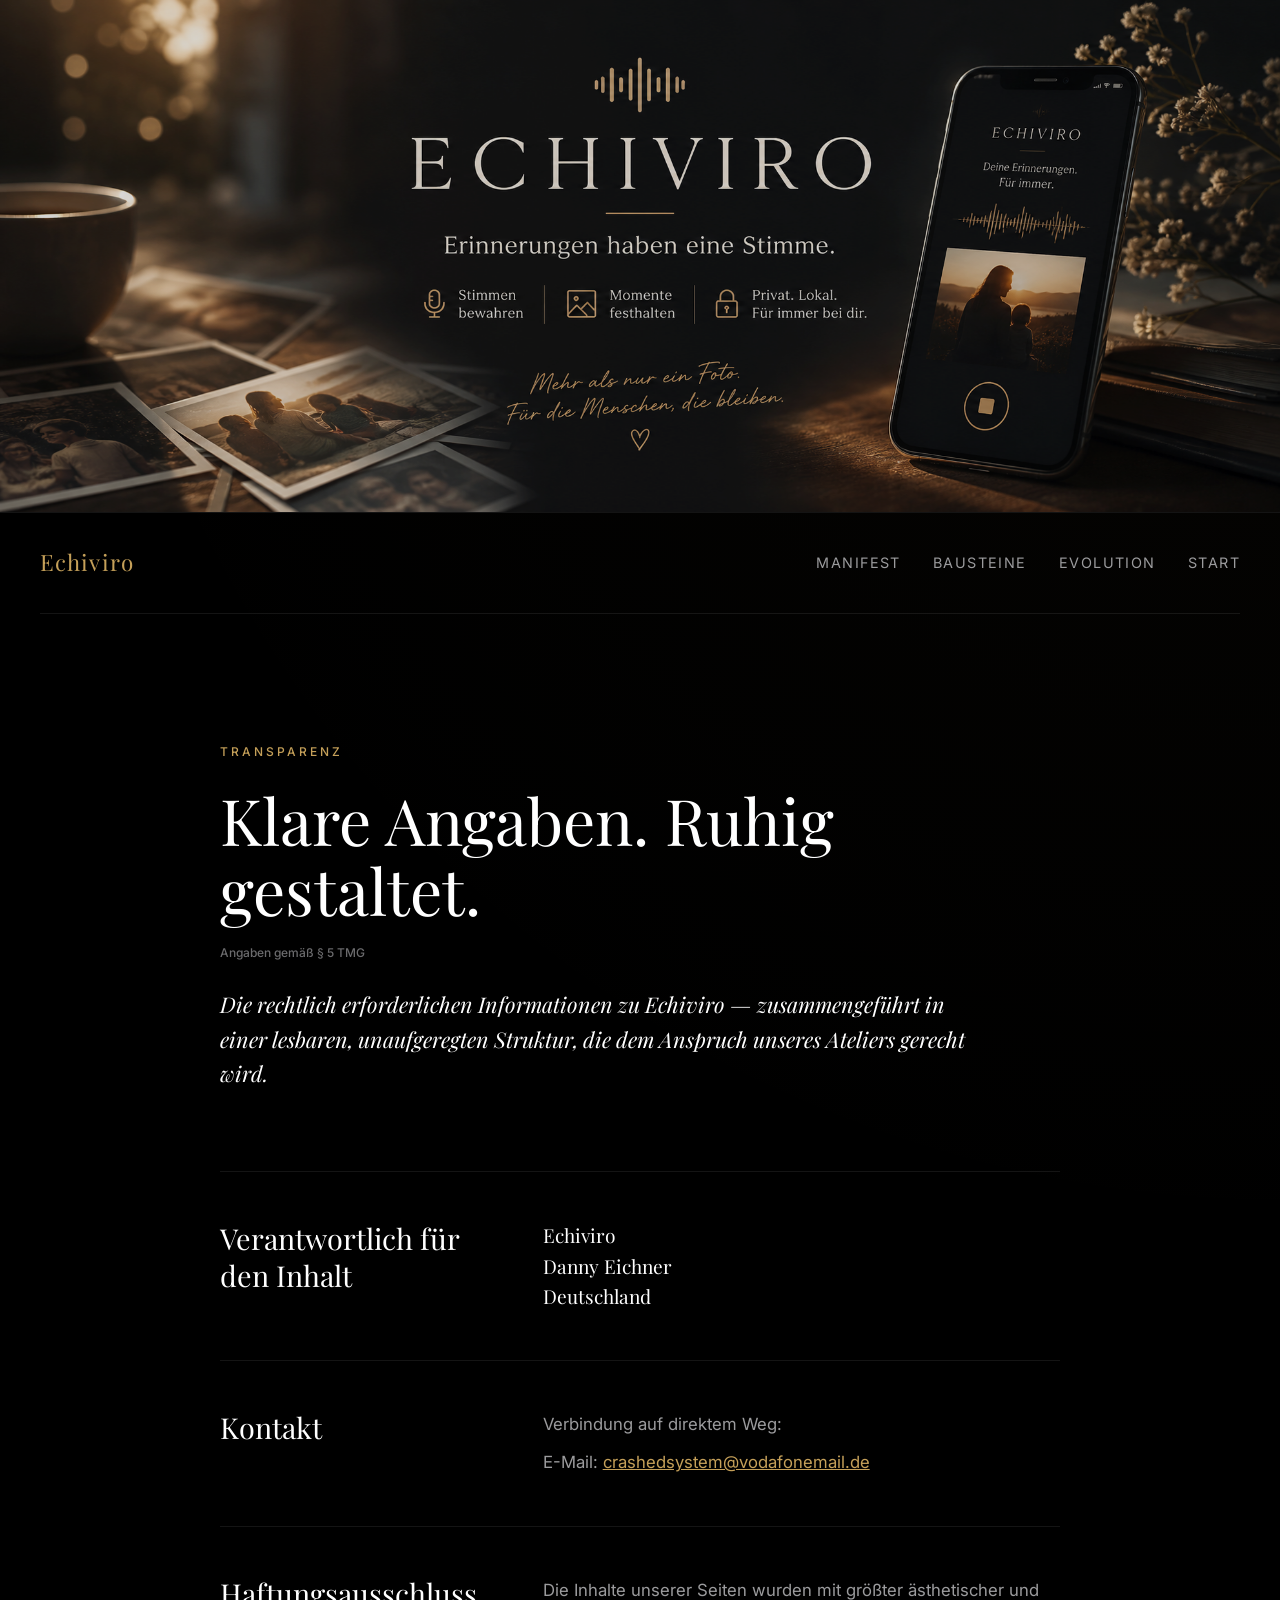
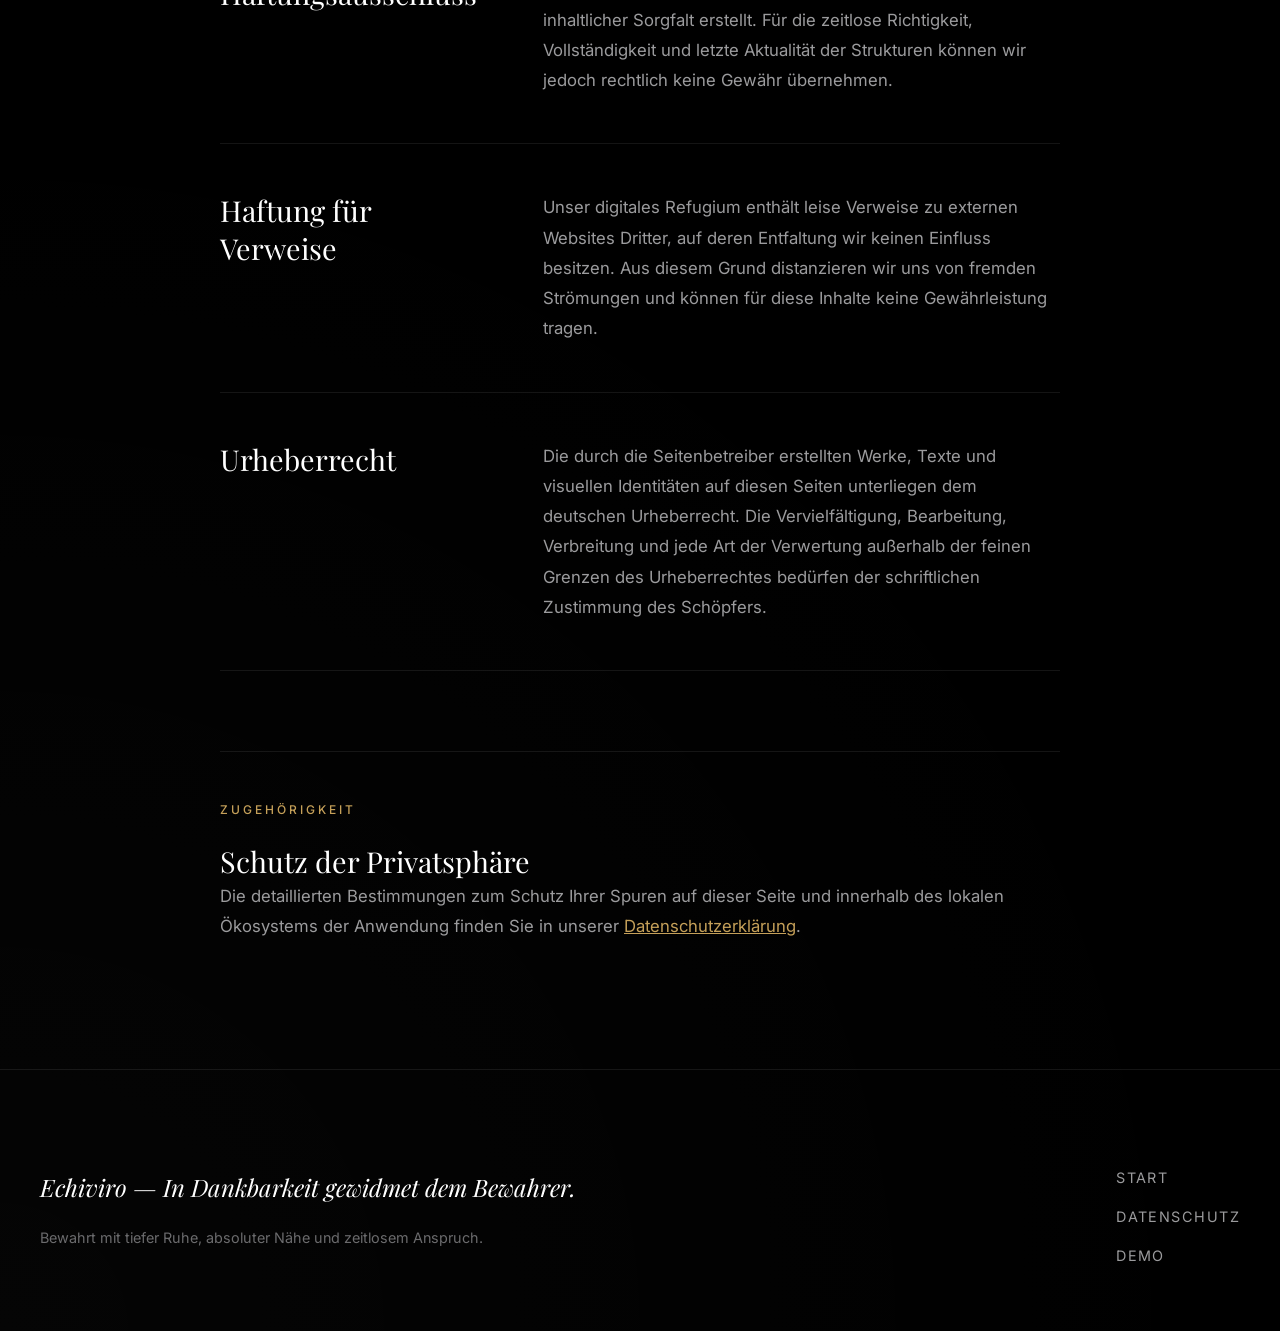
<file: impressum.html>
<!DOCTYPE html>
<html lang="de">
<head>
    <meta charset="UTF-8">
    <meta name="viewport" content="width=device-width, initial-scale=1.0">
    <title>Impressum — Echiviro</title>
    <meta name="description" content="Impressum für Echiviro - Das digitale Vermächtnis."> 
    <link rel="preconnect" href="https://fonts.googleapis.com">
    <link rel="preconnect" href="https://fonts.gstatic.com" crossorigin>
    <link href="https://fonts.googleapis.com/css2?family=Inter:wght@300;400;500;600&family=Playfair+Display:ital,wght@0,400;0,500;1,400&display=swap" rel="stylesheet">
    <link rel="stylesheet" href="styles.css">
</head>
<body>
    <div class="page-shell">
        <div class="header-banner">
            <img src="Header.png" alt="Echiviro Header Visual" class="header-banner-image">
        </div>

        <div class="container">
            <nav class="footer-links" style="padding: 2rem 0; justify-content: space-between; align-items: center; border-bottom: 1px solid var(--line-color);">
                <a class="font-serif" href="index.html" style="font-size: 1.4rem; letter-spacing: 0.05em; color: var(--accent);">Echiviro</a>
                <div class="footer-link-group" style="flex-direction: row; gap: 2rem;">
                    <a href="index.html#manifest">Manifest</a>
                    <a href="index.html#bausteine">Bausteine</a>
                    <a href="index.html#zukunft">Evolution</a>
                    <a href="index.html">Start</a>
                </div>
            </nav>
        </div>

        <main>
            <section class="section">
                <div class="container small-container">
                    <span class="eyebrow">Transparenz</span>
                    <h2>Klare Angaben. Ruhig gestaltet.</h2>
                    <p class="eyebrow" style="margin-top: -0.5rem; color: var(--text-muted); text-transform: none; letter-spacing: normal;">Angaben gemäß § 5 TMG</p>
                    
                    <p class="section-intro">
                        Die rechtlich erforderlichen Informationen zu Echiviro — zusammengeführt in einer lesbaren, unaufgeregten Struktur, die dem Anspruch unseres Ateliers gerecht wird.
                    </p>

                    <div class="editorial-list" style="margin-top: 4rem;">
                        <div class="editorial-row">
                            <div class="editorial-cell title-cell"><h3>Verantwortlich für den Inhalt</h3></div>
                            <div class="editorial-cell desc-cell">
                                <p style="color: var(--text-primary); font-family: var(--font-serif); font-size: 1.2rem; line-height: 1.6;">
                                    Echiviro<br>
                                    Danny Eichner<br>
                                    Deutschland
                                </p>
                            </div>
                        </div>

                        <div class="editorial-row">
                            <div class="editorial-cell title-cell"><h3>Kontakt</h3></div>
                            <div class="editorial-cell desc-cell">
                                <p>Verbindung auf direktem Weg:</p>
                                <p style="margin-top: 0.5rem;">E-Mail: <a href="mailto:crashedsystem@vodafonemail.de" style="color: var(--accent); text-decoration: underline;">crashedsystem@vodafonemail.de</a></p>
                            </div>
                        </div>

                        <div class="editorial-row">
                            <div class="editorial-cell title-cell"><h3>Haftungsausschluss</h3></div>
                            <div class="editorial-cell desc-cell">
                                <p>Die Inhalte unserer Seiten wurden mit größter ästhetischer und inhaltlicher Sorgfalt erstellt. Für die zeitlose Richtigkeit, Vollständigkeit und letzte Aktualität der Strukturen können wir jedoch rechtlich keine Gewähr übernehmen.</p>
                            </div>
                        </div>

                        <div class="editorial-row">
                            <div class="editorial-cell title-cell"><h3>Haftung für Verweise</h3></div>
                            <div class="editorial-cell desc-cell">
                                <p>Unser digitales Refugium enthält leise Verweise zu externen Websites Dritter, auf deren Entfaltung wir keinen Einfluss besitzen. Aus diesem Grund distanzieren wir uns von fremden Strömungen und können für diese Inhalte keine Gewährleistung tragen.</p>
                            </div>
                        </div>

                        <div class="editorial-row">
                            <div class="editorial-cell title-cell"><h3>Urheberrecht</h3></div>
                            <div class="editorial-cell desc-cell">
                                <p>Die durch die Seitenbetreiber erstellten Werke, Texte und visuellen Identitäten auf diesen Seiten unterliegen dem deutschen Urheberrecht. Die Vervielfältigung, Bearbeitung, Verbreitung und jede Art der Verwertung außerhalb der feinen Grenzen des Urheberrechtes bedürfen der schriftlichen Zustimmung des Schöpfers.</p>
                            </div>
                        </div>
                    </div>

                    <div style="margin-top: 5rem; padding-top: 3rem; border-top: 1px solid var(--line-color);">
                        <span class="eyebrow">Zugehörigkeit</span>
                        <h3>Schutz der Privatsphäre</h3>
                        <p>Die detaillierten Bestimmungen zum Schutz Ihrer Spuren auf dieser Seite und innerhalb des lokalen Ökosystems der Anwendung finden Sie in unserer <a href="datenschutz.html" style="color: var(--accent); text-decoration: underline;">Datenschutzerklärung</a>.</p>
                    </div>

                </div>
            </section>
        </main>

        <footer class="footer line-top">
            <div class="container footer-content">
                <div class="footer-branding">
                    <p class="footer-motto">Echiviro — In Dankbarkeit gewidmet dem Bewahrer.</p>
                    <p class="footer-subtext">Bewahrt mit tiefer Ruhe, absoluter Nähe und zeitlosem Anspruch.</p>
                </div>
                <div class="footer-links">
                    <div class="footer-link-group">
                        <a href="index.html">Start</a>
                        <a href="datenschutz.html">Datenschutz</a>
                        <a href="index.html#demo">Demo</a>
                    </div>
                </div>
            </div>
        </footer>
    </div>
</body>
</html>
</file>
<file: styles.css>
/* ==========================================================================
   Echiviro – Das digitale Vermächtnis 
   Design-Philosophie: Luxury Analog
   ========================================================================== */

:root {
    --bg-color: #000000;
    --accent: #C5A059;
    --accent-dim: rgba(197, 160, 89, 0.2);
    --accent-faint: rgba(197, 160, 89, 0.05);
    
    --text-primary: #FFFFFF;
    --text-secondary: #9B9B9D;
    --text-muted: #6B6B6D;
    
    --line-color: rgba(255, 255, 255, 0.08);
    --line-gold: rgba(197, 160, 89, 0.15);
    
    --font-serif: 'Playfair Display', Georgia, serif;
    --font-sans: 'Inter', system-ui, -apple-system, sans-serif;
}

/* Base Reset */
* {
    box-sizing: border-box;
    margin: 0;
    padding: 0;
}

html {
    scroll-behavior: smooth;
    font-size: 16px;
    background-color: var(--bg-color);
}

body {
    min-height: 100vh;
    color: var(--text-primary);
    font-family: var(--font-sans);
    line-height: 1.6;
    -webkit-font-smoothing: antialiased;
    -moz-osx-font-smoothing: grayscale;
    
    /* Organisches Leuchten im Hintergrund */
    background: radial-gradient(circle at top right, rgba(197, 160, 89, 0.03), transparent 40%),
                radial-gradient(circle at bottom left, rgba(255, 255, 255, 0.02), transparent 40%);
}

a {
    color: inherit;
    text-decoration: none;
    transition: color 0.4s ease;
}

/* Typography Scale */
h1, h2, h3, h4, .font-serif {
    font-family: var(--font-serif);
    font-weight: 400;
}

h1 {
    font-size: clamp(3rem, 6vw, 5.5rem);
    line-height: 1;
    letter-spacing: 0.02em;
    margin-bottom: 1.5rem;
}

h2 {
    font-size: clamp(2.5rem, 5vw, 4rem);
    line-height: 1.1;
    margin-bottom: 1.5rem;
    color: var(--text-primary);
}

h3 {
    font-size: clamp(1.4rem, 2.5vw, 1.8rem);
    line-height: 1.3;
    color: var(--text-primary);
}

p {
    font-size: 1.05rem;
    line-height: 1.8;
    color: var(--text-secondary);
}

.eyebrow {
    display: block;
    font-family: var(--font-sans);
    font-size: 0.75rem;
    text-transform: uppercase;
    letter-spacing: 0.25em;
    color: var(--accent);
    margin-bottom: 1.5rem;
    font-weight: 500;
}

.center-text {
    text-align: center;
}

/* Layout Utilities */
.container {
    width: min(1200px, calc(100% - 3rem));
    margin: 0 auto;
}

.small-container {
    max-width: 840px;
}

.section {
    padding: 8rem 0;
}

.line-top {
    border-top: 1px solid var(--line-color);
}

.section-intro {
    font-family: var(--font-serif);
    font-style: italic;
    font-size: 1.35rem;
    line-height: 1.6;
    color: var(--text-primary);
    max-width: 760px;
    margin-bottom: 5rem;
}

/* Header Banner */
.header-banner {
    width: 100%;
    border-bottom: 1px solid var(--line-color);
    background-color: var(--bg-color);
}

.header-banner-image {
    display: block;
    width: 100%;
    height: auto;
    object-fit: cover;
    opacity: 0.85;
}

/* Hero */
.hero {
    min-height: 90vh;
    display: flex;
    align-items: center;
    position: relative;
    padding: 4rem 0;
}

.hero-container {
    display: grid;
    grid-template-columns: 1fr 1fr;
    gap: 4rem;
    align-items: center;
}

.hero-text {
    font-family: var(--font-serif);
    font-size: 1.25rem;
    line-height: 1.7;
    color: var(--text-secondary);
    margin-bottom: 3rem;
    max-width: 500px;
}

/* Buttons */
.hero-actions {
    display: flex;
    gap: 1.5rem;
    flex-wrap: wrap;
}

.button {
    display: inline-flex;
    align-items: center;
    justify-content: center;
    padding: 1rem 2rem;
    font-size: 0.85rem;
    text-transform: uppercase;
    letter-spacing: 0.15em;
    transition: all 0.4s ease;
    border: 1px solid transparent;
}

.button-primary {
    background-color: var(--accent);
    color: var(--bg-color);
    font-weight: 500;
}

.button-primary:hover {
    background-color: transparent;
    color: var(--accent);
    border-color: var(--accent);
}

.button-secondary {
    border-color: var(--line-color);
    color: var(--text-primary);
}

.button-secondary:hover {
    border-color: var(--accent);
    color: var(--accent);
}

/* Phone Mockup */
.phone-frame {
    width: min(340px, 100%);
    aspect-ratio: 9 / 19;
    border-radius: 40px;
    border: 1px solid var(--line-color);
    position: relative;
    background: linear-gradient(145deg, rgba(255,255,255,0.02), transparent);
    margin: 0 auto;
    box-shadow: 0 40px 100px rgba(0, 0, 0, 0.8);
}

.phone-screen {
    position: absolute;
    inset: 12px; 
    border-radius: 30px;
    background-color: #070707;
    overflow: hidden;
    border: 1px solid rgba(255, 255, 255, 0.05);
}

.screen-slide {
    position: absolute;
    inset: 0;
    background-size: cover;
    background-position: center;
    opacity: 0;
    transform: scale(0.98);
    transition: opacity 0.8s ease, transform 0.8s ease;
    filter: contrast(1.05) brightness(0.9);
}

/* KORRIGIERT: Volle Deckkraft (1) beim Umschalten gegen Ghosting-Effekt */
.screen-slide.active {
    opacity: 1; 
    transform: scale(1);
}

/* Slider-Bildpfade */
.screen-one {
    background-image: linear-gradient(180deg, rgba(0, 0, 0, 0.15), rgba(0, 0, 0, 0.4)), 
                      url('Render_Onepager1.jpg');
}

.screen-two {
    background-image: linear-gradient(180deg, rgba(0, 0, 0, 0.15), rgba(0, 0, 0, 0.4)), 
                      url('Render_Onepager2.jpg');
}

.screen-three {
    background-image: linear-gradient(180deg, rgba(0, 0, 0, 0.15), rgba(0, 0, 0, 0.4)), 
                      url('Render_Onepager3.jpg');
}

.screen-four {
    background-image: linear-gradient(180deg, rgba(0, 0, 0, 0.15), rgba(0, 0, 0, 0.4)), 
                      url('Render_Onepager4.jpg');
}
.screen-five {
    background-image: linear-gradient(180deg, rgba(0, 0, 0, 0.15), rgba(0, 0, 0, 0.4)), 
                      url('Render_Onepager5.jpg');
}
.screen-six {
    background-image: linear-gradient(180deg, rgba(0, 0, 0, 0.15), rgba(0, 0, 0, 0.4)), 
                      url('Render_Onepager6.jpg');
}

/* Editorial Architecture */
.editorial-quote-block {
    border-left: 1px solid var(--accent);
    padding-left: 2rem;
    margin: 4rem 0 6rem 0;
}

.editorial-quote-block p {
    font-size: 1.15rem;
    color: var(--text-secondary);
}

/* Voices */
.voices-container {
    margin-top: 8rem;
}

.voices-editorial-grid {
    display: grid;
    grid-template-columns: repeat(2, 1fr);
    gap: 4rem 6rem;
    margin-top: 3rem;
}

.voice-item {
    position: relative;
}

.voice-quote {
    font-family: var(--font-serif);
    font-style: italic;
    font-size: 1.35rem;
    line-height: 1.6;
    color: var(--text-primary);
    margin-bottom: 1.5rem;
}

.voice-author {
    font-family: var(--font-sans);
    font-size: 0.85rem;
    text-transform: uppercase;
    letter-spacing: 0.15em;
    color: var(--accent);
    font-style: normal;
}

/* Editorial List */
.editorial-list {
    border-top: 1px solid var(--line-color);
}

.editorial-row {
    display: grid;
    grid-template-columns: 1fr 2fr;
    gap: 4rem;
    padding: 3rem 0;
    border-bottom: 1px solid var(--line-color);
    transition: background-color 0.4s ease;
}

.editorial-row:hover {
    background-color: var(--accent-faint);
}

.title-cell h3 {
    margin-bottom: 0;
}

/* Manifesto Blocks */
.manifesto-editorial-grid {
    display: grid;
    grid-template-columns: repeat(2, 1fr);
    gap: 5rem 4rem;
}

.manifesto-block {
    position: relative;
    padding-top: 2rem;
    border-top: 1px solid var(--line-gold);
}

.block-number {
    position: absolute;
    top: -1.2rem;
    left: 0;
    font-family: var(--font-serif);
    font-size: 1.5rem;
    color: var(--accent);
    font-style: italic;
    background-color: var(--bg-color);
    padding-right: 1rem;
}

.manifesto-block h3 {
    margin-bottom: 1rem;
}

/* Feature Strips (Bausteine) */
.features-editorial-list {
    display: flex;
    flex-direction: column;
}

.feature-strip {
    display: grid;
    grid-template-columns: 1fr 2fr;
    gap: 4rem;
    padding: 4rem 0;
    border-bottom: 1px solid var(--line-color);
    transition: background-color 0.5s ease; 
}

.feature-strip:first-child {
    border-top: 1px solid var(--line-color);
}

.feature-strip:hover {
    background: linear-gradient(90deg, var(--accent-faint), transparent);
}

.feature-strip-meta {
    display: flex;
    flex-direction: column;
}

.feature-strip-label {
    font-family: var(--font-sans);
    font-size: 0.75rem;
    text-transform: uppercase;
    letter-spacing: 0.15em;
    color: var(--accent);
    margin-bottom: 1rem;
}

.highlight-strip {
    border-bottom: 1px solid var(--line-gold);
}

/* Roadmap Timeline */
.roadmap-timeline {
    border-left: 1px solid var(--line-gold);
    padding-left: 3rem;
    margin-left: 1rem;
}

.timeline-node {
    position: relative;
    padding-bottom: 5rem;
}

.timeline-node::before {
    content: '';
    position: absolute;
    left: -3.35rem;
    top: 0.5rem;
    width: 10px;
    height: 10px;
    border-radius: 50%;
    background-color: var(--accent);
    box-shadow: 0 0 0 4px var(--bg-color);
}

.timeline-node:last-child {
    padding-bottom: 0;
}

.node-meta {
    margin-bottom: 1rem;
}

.node-version {
    font-family: var(--font-sans);
    font-size: 0.85rem;
    letter-spacing: 0.1em;
    color: var(--accent);
    display: block;
    margin-bottom: 0.5rem;
}

.node-title {
    margin-bottom: 0;
}

/* Beta / Anmeldung */
.section-beta {
    background: linear-gradient(180deg, transparent 0%, rgba(197, 160, 89, 0.01) 100%);
}

.beta-form {
    display: flex;
    justify-content: center;
    align-items: center;
    gap: 1rem;
    max-width: 540px;
    margin: 3.5rem auto 0 auto;
}

.beta-input {
    flex: 1;
    background-color: rgba(255, 255, 255, 0.01);
    border: 1px solid var(--line-color);
    padding: 1.1rem 1.5rem;
    color: var(--text-primary);
    font-family: var(--font-sans);
    font-size: 1rem;
    letter-spacing: 0.05em;
    transition: border-color 0.4s ease, background-color 0.4s ease;
}

.beta-input:focus {
    outline: none;
    background-color: rgba(197, 160, 89, 0.01);
    border-color: var(--accent);
}

.beta-success-message {
    padding: 3rem 0;
    animation: fadeAtelierIn 1.2s cubic-bezier(0.25, 1, 0.5, 1) forwards;
}

@keyframes fadeAtelierIn {
    from {
        opacity: 0;
        transform: translateY(10px);
    }
    to {
        opacity: 1;
        transform: translateY(0);
    }
}

/* Footer */
.footer {
    padding: 6rem 0 4rem;
}

.footer-content {
    display: flex;
    justify-content: space-between;
    align-items: flex-start;
    flex-wrap: wrap;
    gap: 4rem;
}

.footer-motto {
    font-family: var(--font-serif);
    font-size: 1.5rem;
    color: var(--text-primary);
    margin-bottom: 1rem;
    font-style: italic;
}

.footer-subtext {
    font-size: 0.9rem;
    color: var(--text-muted);
}

.footer-links {
    display: flex;
    gap: 4rem;
}

.footer-link-group {
    display: flex;
    flex-direction: column;
    gap: 1rem;
}

.footer-link-group a {
    font-size: 0.9rem;
    color: var(--text-secondary);
    text-transform: uppercase;
    letter-spacing: 0.1em;
}

.footer-link-group a:hover {
    color: var(--accent);
}

/* Responsive Design */
@media (max-width: 900px) {
    .hero-container {
        grid-template-columns: 1fr;
        text-align: center;
        gap: 3rem;
    }
    
    .hero-copy {
        display: flex;
        flex-direction: column;
        align-items: center;
    }

    .hero-text {
        text-align: center;
    }
    
    .hero-actions {
        justify-content: center;
    }

    .editorial-row, .feature-strip {
        grid-template-columns: 1fr;
        gap: 1.5rem;
        padding: 2.5rem 0;
    }

    .voices-editorial-grid, .manifesto-editorial-grid {
        grid-template-columns: 1fr;
        gap: 3rem;
    }
    
    .footer-content {
        flex-direction: column;
        gap: 2.5rem;
    }
    
    .beta-form {
        flex-direction: column;
        width: 100%;
    }
    
    .beta-input {
        width: 100%;
        text-align: center;
    }
}

@media (max-width: 600px) {
    h1 {
        font-size: 2.5rem;
    }
    
    h2 {
        font-size: 2rem;
    }
    
    .section {
        padding: 5rem 0;
    }
    
    .roadmap-timeline {
        padding-left: 2rem;
        margin-left: 0.5rem;
    }
    
    .timeline-node::before {
        left: -2.35rem;
    }
}
</file>
